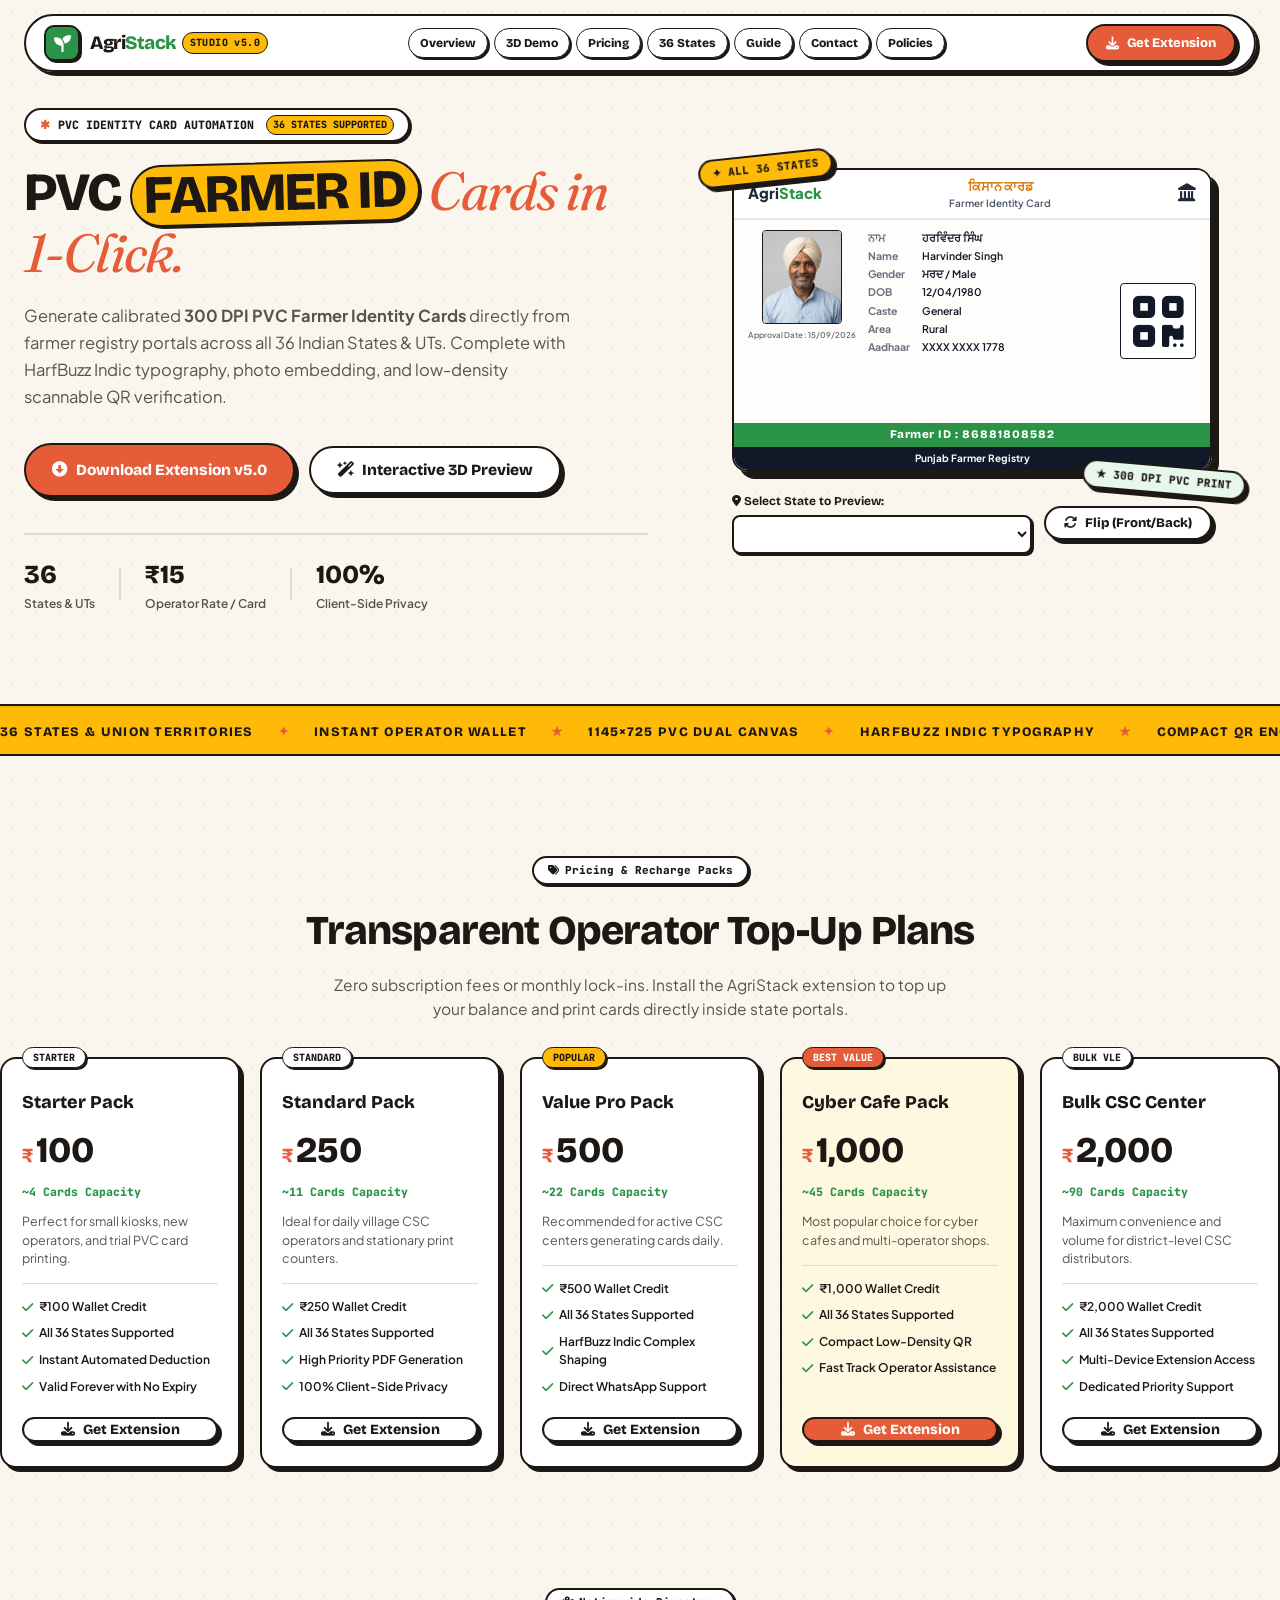
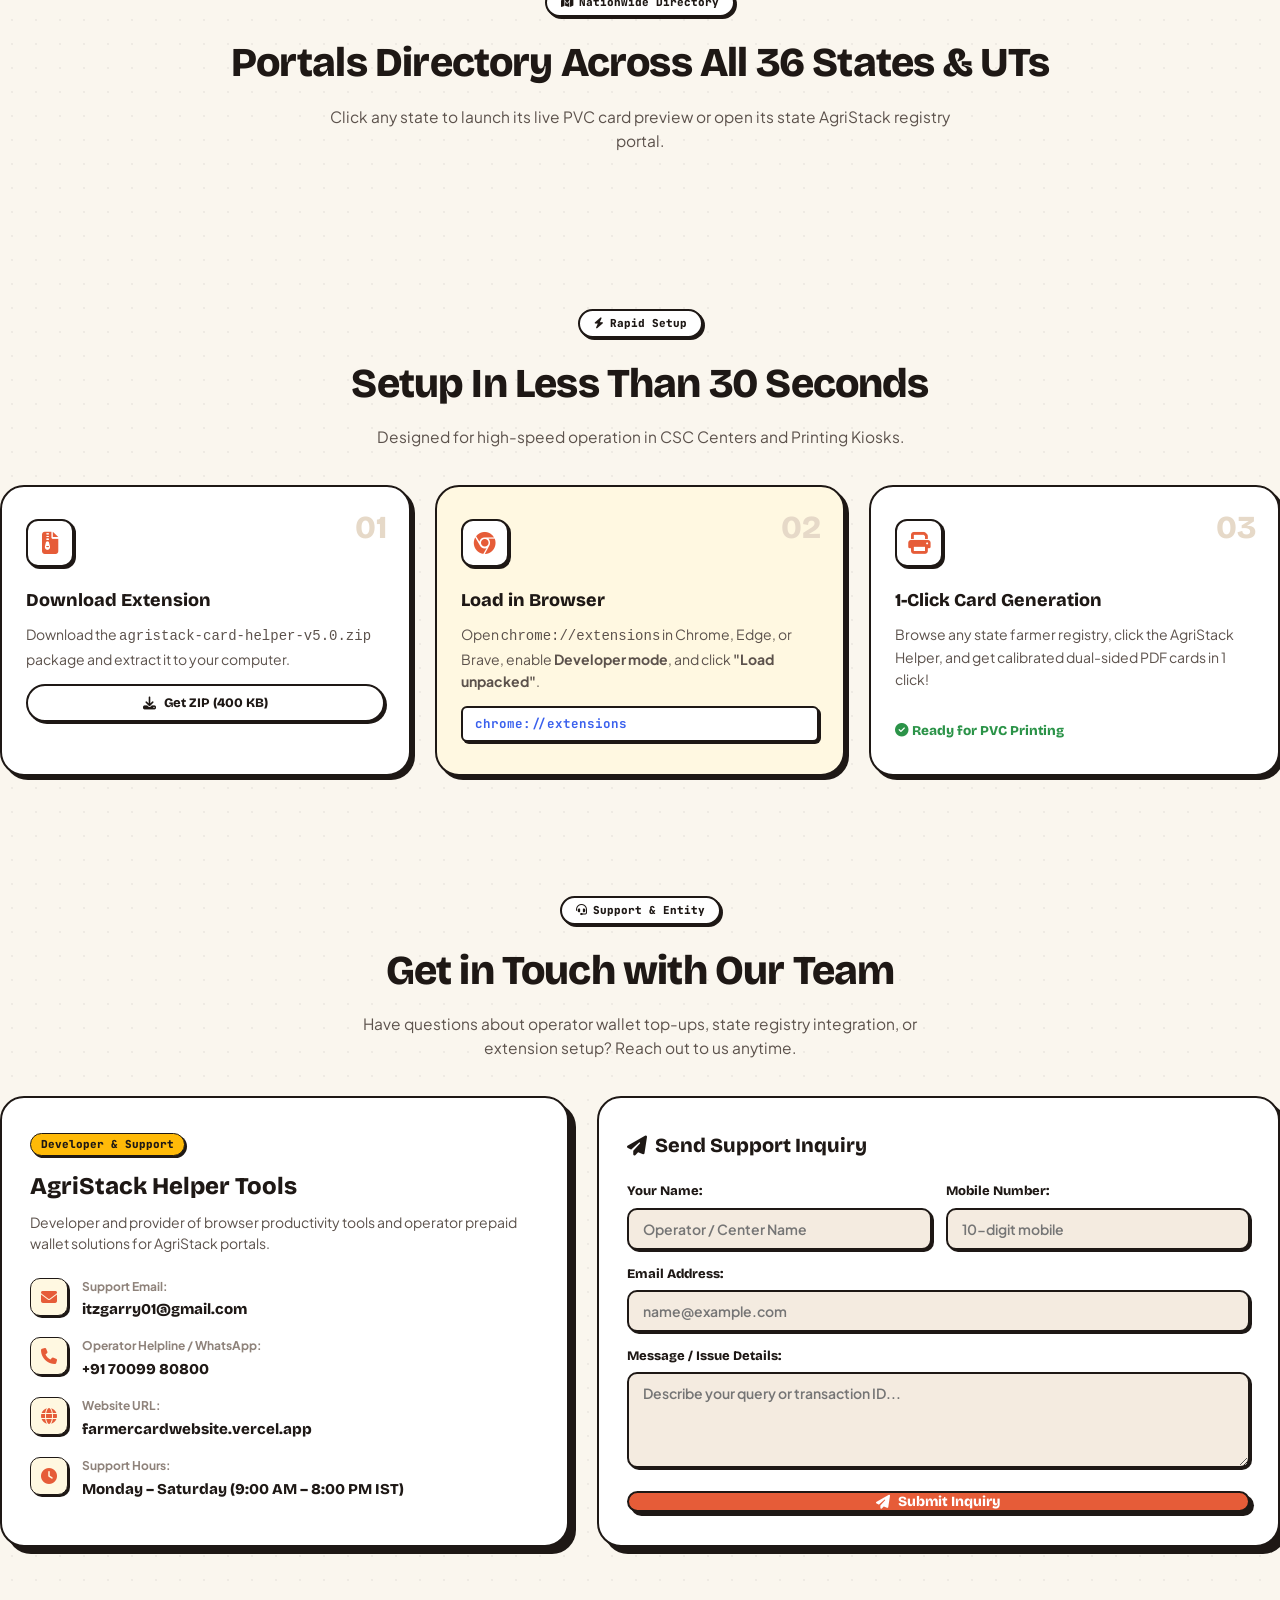
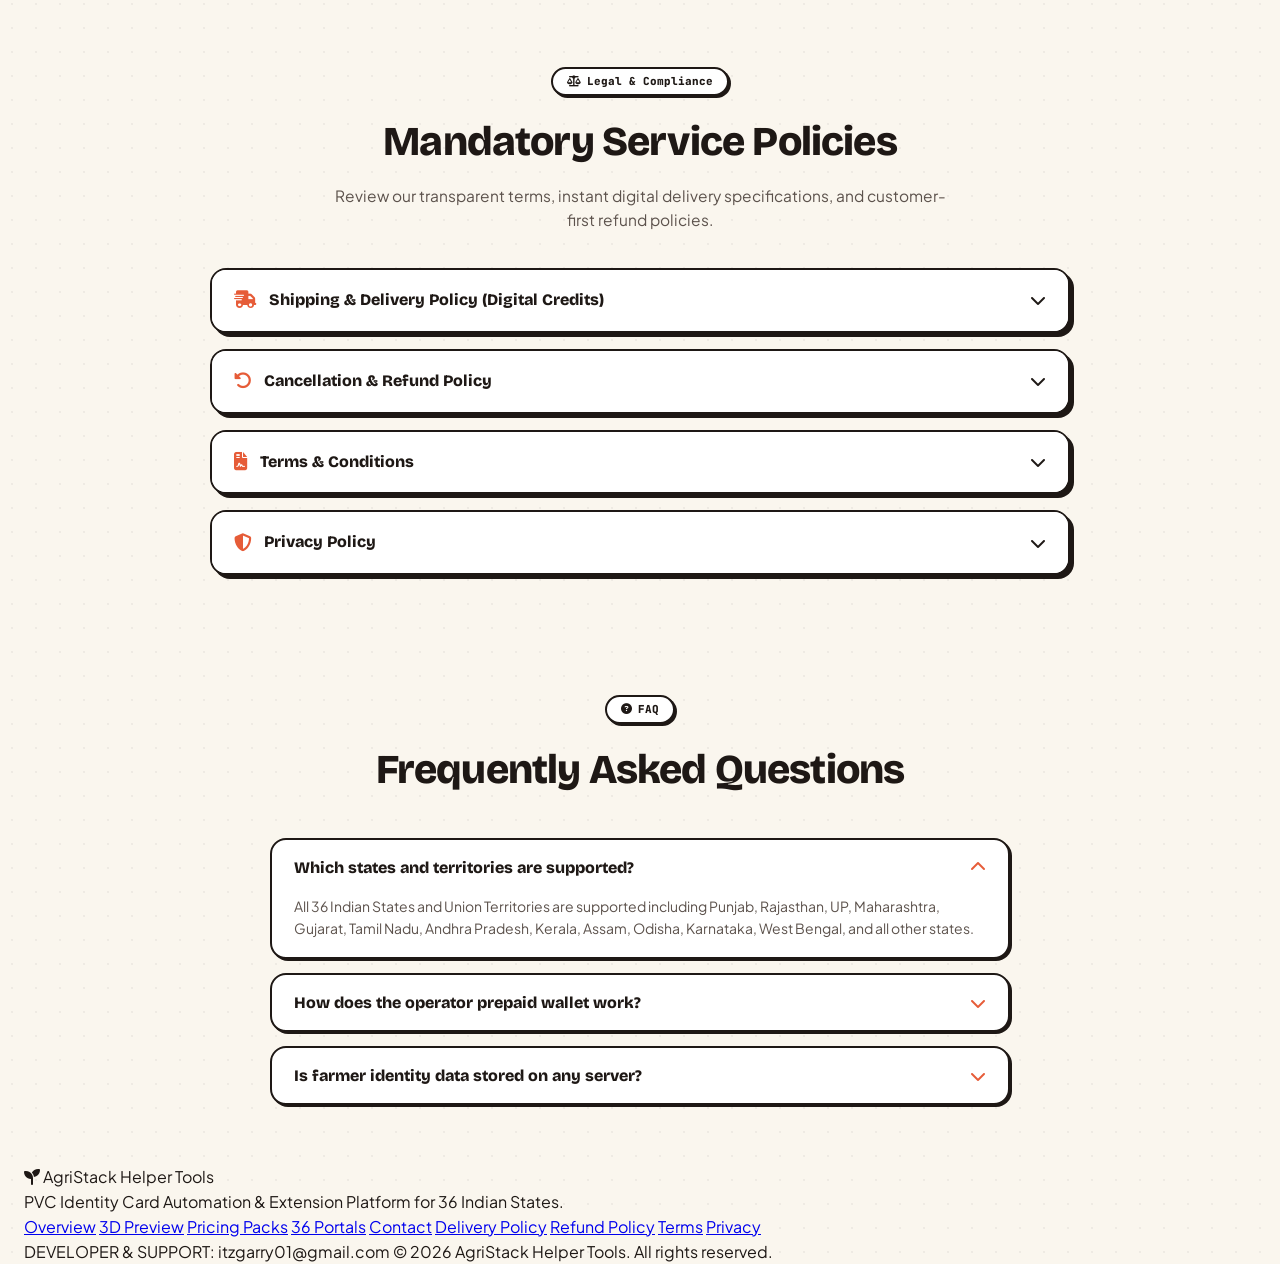
<file: index.html>
<!DOCTYPE html>
<html lang="en">
<head>
    <meta charset="UTF-8">
    <meta name="viewport" content="width=device-width, initial-scale=1.0">
    <title>AgriStack Farmer Card Helper | 36 States PVC Card Generator</title>
    <meta name="description" content="Generate high-resolution PVC Farmer Identity Cards across all 36 Indian States & UTs with our Chrome & Edge Extension and Prepaid Digital Wallet.">
    
    <!-- Google Fonts: Bricolage Grotesque, Fraunces, JetBrains Mono, Plus Jakarta Sans -->
    <link rel="preconnect" href="https://fonts.googleapis.com">
    <link rel="preconnect" href="https://fonts.gstatic.com" crossorigin>
    <link href="https://fonts.googleapis.com/css2?family=Bricolage+Grotesque:opsz,wght@12..96,600;12..96,700;12..96,800&family=Fraunces:ital,opsz,wght@0,9..144,400;0,9..144,700;1,9..144,400;1,9..144,700&family=JetBrains+Mono:wght@400;600;700;800&family=Plus+Jakarta+Sans:wght@400;500;600;700;800;900&display=swap" rel="stylesheet">
    
    <!-- FontAwesome 6.5.1 -->
    <link rel="stylesheet" href="https://cdnjs.cloudflare.com/ajax/libs/font-awesome/6.5.1/css/all.min.css">
    <!-- Razorpay Checkout SDK -->
    <script src="https://checkout.razorpay.com/v1/checkout.js"></script>
    <!-- Stylesheet -->
    <link rel="stylesheet" href="styles.css">
</head>
<body>
    <!-- Floating Navigation Dock (artist.garry studio theme) -->
    <header class="site-header">
        <div class="container">
            <nav class="nav-dock" id="navDock">
                <a href="#hero" class="nav-logo">
                    <div class="logo-icon-box">
                        <i class="fa-solid fa-seedling"></i>
                    </div>
                    <div class="logo-text-group">
                        <span class="brand-title">Agri<span>Stack</span></span>
                        <span class="logo-badge">STUDIO v5.0</span>
                    </div>
                </a>

                <!-- Centered Professional Navigation Buttons -->
                <ul class="nav-links" id="navMenu">
                    <li><a href="#hero" class="nav-btn">Overview</a></li>
                    <li><a href="#card-preview" class="nav-btn">3D Demo</a></li>
                    <li><a href="#products" class="nav-btn">Pricing</a></li>
                    <li><a href="#portals" class="nav-btn">36 States</a></li>
                    <li><a href="#install" class="nav-btn">Guide</a></li>
                    <li><a href="#contact" class="nav-btn">Contact</a></li>
                    <li><a href="#compliance" class="nav-btn">Policies</a></li>
                </ul>

                <div class="nav-actions">
                    <a href="agristack-card-helper-v5.0.zip" download class="btn btn-primary btn-sm">
                        <i class="fa-solid fa-download"></i>
                        <span>Get Extension</span>
                    </a>

                    <button class="mobile-toggle" id="mobileToggle" aria-label="Toggle Navigation">
                        <i class="fa-solid fa-bars"></i>
                    </button>
                </div>
            </nav>
        </div>
    </header>

    <main>
        <!-- Hero Section -->
        <section class="hero-section" id="hero">
            <div class="container">
                <div class="hero-grid">
                    <div class="hero-content">
                        <div class="hero-eyebrow">
                            <span class="eyebrow-star">✱</span>
                            <span>PVC IDENTITY CARD AUTOMATION</span>
                            <span class="pill-tag">36 STATES SUPPORTED</span>
                        </div>

                        <h1 class="hero-headline">
                            PVC <span class="highlight-pill">FARMER ID</span> <span class="serif-flair">Cards in 1-Click.</span>
                        </h1>

                        <p class="hero-description">
                            Generate calibrated <strong>300 DPI PVC Farmer Identity Cards</strong> directly from farmer registry portals across all 36 Indian States & UTs. Complete with HarfBuzz Indic typography, photo embedding, and low-density scannable QR verification.
                        </p>

                        <div class="hero-actions">
                            <a href="agristack-card-helper-v5.0.zip" download class="btn btn-primary btn-lg pulse-glow">
                                <i class="fa-solid fa-circle-down"></i>
                                <span>Download Extension v5.0</span>
                            </a>
                            <button class="btn btn-secondary btn-lg" onclick="scrollToSection('card-preview')">
                                <i class="fa-solid fa-wand-magic-sparkles"></i>
                                <span>Interactive 3D Preview</span>
                            </button>
                        </div>

                        <div class="hero-stats">
                            <div class="stat-item">
                                <div class="stat-number">36</div>
                                <div class="stat-label">States & UTs</div>
                            </div>
                            <div class="stat-divider"></div>
                            <div class="stat-item">
                                <div class="stat-number">₹15</div>
                                <div class="stat-label">Operator Rate / Card</div>
                            </div>
                            <div class="stat-divider"></div>
                            <div class="stat-item">
                                <div class="stat-number">100%</div>
                                <div class="stat-label">Client-Side Privacy</div>
                            </div>
                        </div>
                    </div>

                    <!-- 3D Interactive Card Showcase -->
                    <div class="hero-visual-card" id="card-preview">
                        <div class="cartoon-sticker sticker-pos-1">
                            <span>✦ ALL 36 STATES</span>
                        </div>

                        <div class="card-showcase-container">
                            <div class="card-3d-wrapper" id="card3D" onclick="toggleCardFlip()">
                                <!-- Front Card Canvas -->
                                <div class="farmer-card-canvas front-canvas" id="cardFrontPreview">
                                    <div class="card-header-row">
                                        <div class="card-logo-left">
                                            <span class="agri-logo-text">Agri<span class="stack-green">Stack</span></span>
                                        </div>
                                        <div class="card-center-header">
                                            <div class="regional-bharat" id="previewRegionalBharat">ਕਿਸਾਨ ਕਾਰਡ</div>
                                            <div class="english-govt">Farmer Identity Card</div>
                                        </div>
                                        <div class="card-emblem-right">
                                            <i class="fa-solid fa-landmark emblem-icon"></i>
                                        </div>
                                    </div>

                                    <div class="card-body-content">
                                        <div class="farmer-photo-box">
                                            <img src="icons/farmer_portrait.jpg" alt="Farmer Identity Portrait" class="farmer-avatar-img" id="previewPhoto">
                                            <div class="vertical-date" id="previewAppDate">Approval Date : 15/09/2026</div>
                                        </div>

                                        <div class="farmer-details-list">
                                            <div class="detail-row">
                                                <span class="detail-label" id="previewRegLabel">ਨਾਮ</span>
                                                <span class="detail-val bold" id="previewRegName">ਹਰਵਿੰਦਰ ਸਿੰਘ</span>
                                            </div>
                                            <div class="detail-row">
                                                <span class="detail-label">Name</span>
                                                <span class="detail-val" id="previewEngName">Harvinder Singh</span>
                                            </div>
                                            <div class="detail-row">
                                                <span class="detail-label">Gender</span>
                                                <span class="detail-val" id="previewGender">ਮਰਦ / Male</span>
                                            </div>
                                            <div class="detail-row">
                                                <span class="detail-label">DOB</span>
                                                <span class="detail-val">12/04/1980</span>
                                            </div>
                                            <div class="detail-row">
                                                <span class="detail-label">Caste</span>
                                                <span class="detail-val">General</span>
                                            </div>
                                            <div class="detail-row">
                                                <span class="detail-label">Area</span>
                                                <span class="detail-val">Rural</span>
                                            </div>
                                            <div class="detail-row">
                                                <span class="detail-label">Aadhaar</span>
                                                <span class="detail-val">XXXX XXXX 1778</span>
                                            </div>
                                        </div>

                                        <div class="qr-container">
                                            <div class="qr-box">
                                                <i class="fa-solid fa-qrcode qr-code-icon"></i>
                                            </div>
                                        </div>
                                    </div>

                                    <div class="farmer-id-banner">
                                        Farmer ID : <span class="fid-number" id="previewFid">86881808582</span>
                                    </div>

                                    <div class="card-footer-strip">
                                        <span class="footer-registry-title" id="previewFooterRegistry">Punjab Farmer Registry</span>
                                    </div>
                                </div>

                                <!-- Back Card Canvas -->
                                <div class="farmer-card-canvas back-canvas" id="cardBackPreview">
                                    <div class="card-header-row">
                                        <div class="card-logo-left">
                                            <span class="agri-logo-text">Agri<span class="stack-green">Stack</span></span>
                                        </div>
                                        <div class="card-center-header">
                                            <div class="regional-ministry" id="previewRegionalMinistry">ਖੇਤੀਬਾੜੀ ਅਤੇ ਕਿਸਾਨ ਭਲਾਈ ਮੰਤਰਾਲਾ</div>
                                            <div class="english-ministry">Ministry of Agri & Farmers Welfare</div>
                                        </div>
                                        <div class="card-emblem-right">
                                            <i class="fa-solid fa-landmark emblem-icon"></i>
                                        </div>
                                    </div>

                                    <div class="back-body-content">
                                        <div class="vertical-date-back">Download Date : 16/09/2026</div>
                                        <div class="address-box">
                                            <strong>Address:</strong>
                                            <span id="previewAddress">C/o Balveer Singh, 104, Shergarh (95), Talwandi Sabo, Bathinda, PUNJAB, 151301</span>
                                        </div>

                                        <div class="land-table-wrapper">
                                            <table class="preview-land-table">
                                                <thead>
                                                    <tr>
                                                        <th>Khata</th>
                                                        <th>Khasra</th>
                                                        <th>Area</th>
                                                    </tr>
                                                </thead>
                                                <tbody>
                                                    <tr><td>1</td><td>0//80/1/2</td><td>0.0505 Ha</td></tr>
                                                    <tr><td>1</td><td>0//80/1/1</td><td>0.0505 Ha</td></tr>
                                                    <tr><td>1</td><td>0//77/1</td><td>0.0986 Ha</td></tr>
                                                </tbody>
                                            </table>
                                        </div>
                                    </div>

                                    <div class="card-footer-back-strip">
                                        <div class="helpline-group">
                                            <i class="fa-solid fa-phone-volume"></i>
                                            <span id="previewHelpline">1800-180-1551</span>
                                        </div>
                                        <div class="website-group">
                                            <i class="fa-solid fa-globe"></i>
                                            <span id="previewPortalUrl">www.pbfr.agristack.gov.in</span>
                                        </div>
                                    </div>
                                </div>
                            </div>

                            <!-- Interactive Card Controls -->
                            <div class="showcase-controls">
                                <div class="state-select-wrapper">
                                    <label for="stateSelector"><i class="fa-solid fa-location-dot"></i> Select State to Preview:</label>
                                    <select id="stateSelector" class="state-dropdown" onchange="onStateChange(this.value)">
                                        <!-- Dynamically Populated with 36 States -->
                                    </select>
                                </div>
                                <button class="btn btn-secondary btn-sm" onclick="toggleCardFlip()">
                                    <i class="fa-solid fa-arrows-rotate"></i> Flip (Front/Back)
                                </button>
                            </div>
                        </div>

                        <div class="cartoon-sticker sticker-pos-2">
                            <span>★ 300 DPI PVC PRINT</span>
                        </div>
                    </div>
                </div>
            </div>
        </section>

        <!-- Velocity Marquee Ribbon -->
        <section class="marquee-container" aria-hidden="true">
            <div class="marquee-ribbon">
                <div class="marquee-content">
                    <span>36 STATES & UNION TERRITORIES</span>
                    <span class="marquee-star">✦</span>
                    <span>INSTANT OPERATOR WALLET</span>
                    <span class="marquee-star">★</span>
                    <span>1145×725 PVC DUAL CANVAS</span>
                    <span class="marquee-star">✦</span>
                    <span>HARFBUZZ INDIC TYPOGRAPHY</span>
                    <span class="marquee-star">★</span>
                    <span>COMPACT QR ENCODING</span>
                    <span class="marquee-star">✦</span>
                </div>
                <div class="marquee-content">
                    <span>36 STATES & UNION TERRITORIES</span>
                    <span class="marquee-star">✦</span>
                    <span>INSTANT OPERATOR WALLET</span>
                    <span class="marquee-star">★</span>
                    <span>1145×725 PVC DUAL CANVAS</span>
                    <span class="marquee-star">✦</span>
                    <span>HARFBUZZ INDIC TYPOGRAPHY</span>
                    <span class="marquee-star">★</span>
                    <span>COMPACT QR ENCODING</span>
                    <span class="marquee-star">✦</span>
                </div>
            </div>
        </section>

        <!-- Visible 5-Tier Pricing Packs Section (#products & #pricing) -->
        <section class="pricing-section container" id="products">
            <div class="section-header text-center">
                <div class="badge-tag"><i class="fa-solid fa-tags"></i> Pricing & Recharge Packs</div>
                <h2 class="section-title">Transparent Operator Top-Up Plans</h2>
                <p class="section-desc">Zero subscription fees or monthly lock-ins. Install the AgriStack extension to top up your balance and print cards directly inside state portals.</p>
            </div>

            <div class="pricing-grid">
                <!-- Tier 1: Starter Pack -->
                <div class="pricing-pack-card">
                    <div class="pack-badge">Starter</div>
                    <h3 class="pack-name">Starter Pack</h3>
                    <div class="pack-price">
                        <span class="currency">₹</span>
                        <span class="amount">100</span>
                    </div>
                    <div class="pack-estimate">~4 Cards Capacity</div>
                    <p class="pack-desc">Perfect for small kiosks, new operators, and trial PVC card printing.</p>
                    <ul class="pack-features">
                        <li><i class="fa-solid fa-check"></i> ₹100 Wallet Credit</li>
                        <li><i class="fa-solid fa-check"></i> All 36 States Supported</li>
                        <li><i class="fa-solid fa-check"></i> Instant Automated Deduction</li>
                        <li><i class="fa-solid fa-check"></i> Valid Forever with No Expiry</li>
                    </ul>
                    <a href="#install" class="btn btn-secondary btn-block">
                        <i class="fa-solid fa-download"></i> Get Extension
                    </a>
                </div>

                <!-- Tier 2: Standard Pack -->
                <div class="pricing-pack-card">
                    <div class="pack-badge">Standard</div>
                    <h3 class="pack-name">Standard Pack</h3>
                    <div class="pack-price">
                        <span class="currency">₹</span>
                        <span class="amount">250</span>
                    </div>
                    <div class="pack-estimate">~11 Cards Capacity</div>
                    <p class="pack-desc">Ideal for daily village CSC operators and stationary print counters.</p>
                    <ul class="pack-features">
                        <li><i class="fa-solid fa-check"></i> ₹250 Wallet Credit</li>
                        <li><i class="fa-solid fa-check"></i> All 36 States Supported</li>
                        <li><i class="fa-solid fa-check"></i> High Priority PDF Generation</li>
                        <li><i class="fa-solid fa-check"></i> 100% Client-Side Privacy</li>
                    </ul>
                    <a href="#install" class="btn btn-secondary btn-block">
                        <i class="fa-solid fa-download"></i> Get Extension
                    </a>
                </div>

                <!-- Tier 3: Value Pro Pack -->
                <div class="pricing-pack-card">
                    <div class="pack-badge popular">Popular</div>
                    <h3 class="pack-name">Value Pro Pack</h3>
                    <div class="pack-price">
                        <span class="currency">₹</span>
                        <span class="amount">500</span>
                    </div>
                    <div class="pack-estimate">~22 Cards Capacity</div>
                    <p class="pack-desc">Recommended for active CSC centers generating cards daily.</p>
                    <ul class="pack-features">
                        <li><i class="fa-solid fa-check"></i> ₹500 Wallet Credit</li>
                        <li><i class="fa-solid fa-check"></i> All 36 States Supported</li>
                        <li><i class="fa-solid fa-check"></i> HarfBuzz Indic Complex Shaping</li>
                        <li><i class="fa-solid fa-check"></i> Direct WhatsApp Support</li>
                    </ul>
                    <a href="#install" class="btn btn-secondary btn-block">
                        <i class="fa-solid fa-download"></i> Get Extension
                    </a>
                </div>

                <!-- Tier 4: Cyber Cafe Pack (Featured) -->
                <div class="pricing-pack-card featured">
                    <div class="pack-badge featured-badge">Best Value</div>
                    <h3 class="pack-name">Cyber Cafe Pack</h3>
                    <div class="pack-price">
                        <span class="currency">₹</span>
                        <span class="amount">1,000</span>
                    </div>
                    <div class="pack-estimate">~45 Cards Capacity</div>
                    <p class="pack-desc">Most popular choice for cyber cafes and multi-operator shops.</p>
                    <ul class="pack-features">
                        <li><i class="fa-solid fa-check"></i> ₹1,000 Wallet Credit</li>
                        <li><i class="fa-solid fa-check"></i> All 36 States Supported</li>
                        <li><i class="fa-solid fa-check"></i> Compact Low-Density QR</li>
                        <li><i class="fa-solid fa-check"></i> Fast Track Operator Assistance</li>
                    </ul>
                    <a href="#install" class="btn btn-primary btn-block">
                        <i class="fa-solid fa-download"></i> Get Extension
                    </a>
                </div>

                <!-- Tier 5: Bulk CSC Center -->
                <div class="pricing-pack-card">
                    <div class="pack-badge">Bulk VLE</div>
                    <h3 class="pack-name">Bulk CSC Center</h3>
                    <div class="pack-price">
                        <span class="currency">₹</span>
                        <span class="amount">2,000</span>
                    </div>
                    <div class="pack-estimate">~90 Cards Capacity</div>
                    <p class="pack-desc">Maximum convenience and volume for district-level CSC distributors.</p>
                    <ul class="pack-features">
                        <li><i class="fa-solid fa-check"></i> ₹2,000 Wallet Credit</li>
                        <li><i class="fa-solid fa-check"></i> All 36 States Supported</li>
                        <li><i class="fa-solid fa-check"></i> Multi-Device Extension Access</li>
                        <li><i class="fa-solid fa-check"></i> Dedicated Priority Support</li>
                    </ul>
                    <a href="#install" class="btn btn-secondary btn-block">
                        <i class="fa-solid fa-download"></i> Get Extension
                    </a>
                </div>
            </div>
        </section>

        <!-- 36 States AgriStack Portals Directory -->
        <section class="portals-section container" id="portals">
            <div class="section-header text-center">
                <div class="badge-tag"><i class="fa-solid fa-map-location-dot"></i> Nationwide Directory</div>
                <h2 class="section-title">Portals Directory Across All 36 States & UTs</h2>
                <p class="section-desc">Click any state to launch its live PVC card preview or open its state AgriStack registry portal.</p>
            </div>

            <div class="states-grid" id="statesGrid">
                <!-- Dynamically Populated by script.js -->
            </div>
        </section>

        <!-- 3-Step Setup Guide -->
        <section class="install-section container" id="install">
            <div class="section-header text-center">
                <div class="badge-tag"><i class="fa-solid fa-bolt"></i> Rapid Setup</div>
                <h2 class="section-title">Setup In Less Than 30 Seconds</h2>
                <p class="section-desc">Designed for high-speed operation in CSC Centers and Printing Kiosks.</p>
            </div>

            <div class="steps-grid">
                <div class="step-card">
                    <div class="step-number">01</div>
                    <div class="step-icon"><i class="fa-solid fa-file-zipper"></i></div>
                    <h3 class="step-title">Download Extension</h3>
                    <p class="step-desc">Download the <code>agristack-card-helper-v5.0.zip</code> package and extract it to your computer.</p>
                    <a href="agristack-card-helper-v5.0.zip" download class="btn btn-outline btn-sm mt-3">
                        <i class="fa-solid fa-download"></i> Get ZIP (400 KB)
                    </a>
                </div>

                <div class="step-card highlight">
                    <div class="step-number">02</div>
                    <div class="step-icon"><i class="fa-brands fa-chrome"></i></div>
                    <h3 class="step-title">Load in Browser</h3>
                    <p class="step-desc">Open <code>chrome://extensions</code> in Chrome, Edge, or Brave, enable <strong>Developer mode</strong>, and click <strong>"Load unpacked"</strong>.</p>
                    <div class="step-code">chrome://extensions</div>
                </div>

                <div class="step-card">
                    <div class="step-number">03</div>
                    <div class="step-icon"><i class="fa-solid fa-print"></i></div>
                    <h3 class="step-title">1-Click Card Generation</h3>
                    <p class="step-desc">Browse any state farmer registry, click the AgriStack Helper, and get calibrated dual-sided PDF cards in 1 click!</p>
                    <div class="step-badge-ready"><i class="fa-solid fa-circle-check"></i> Ready for PVC Printing</div>
                </div>
            </div>
        </section>

        <!-- Contact Us Section (#contact) -->
        <section class="contact-section container" id="contact">
            <div class="section-header text-center">
                <div class="badge-tag"><i class="fa-solid fa-headset"></i> Support & Entity</div>
                <h2 class="section-title">Get in Touch with Our Team</h2>
                <p class="section-desc">Have questions about operator wallet top-ups, state registry integration, or extension setup? Reach out to us anytime.</p>
            </div>

            <div class="contact-grid">
                <!-- Entity Info Card -->
                <div class="contact-info-card">
                    <div class="entity-badge">Developer & Support</div>
                    <h3 class="entity-title">AgriStack Helper Tools</h3>
                    <p class="entity-sub">Developer and provider of browser productivity tools and operator prepaid wallet solutions for AgriStack portals.</p>

                    <div class="contact-meta-list">
                        <div class="contact-meta-item">
                            <i class="fa-solid fa-envelope"></i>
                            <div>
                                <span class="meta-label">Support Email:</span>
                                <a href="mailto:itzgarry01@gmail.com" class="meta-val">itzgarry01@gmail.com</a>
                            </div>
                        </div>

                        <div class="contact-meta-item">
                            <i class="fa-solid fa-phone"></i>
                            <div>
                                <span class="meta-label">Operator Helpline / WhatsApp:</span>
                                <a href="https://wa.me/917009980800" target="_blank" class="meta-val">+91 70099 80800</a>
                            </div>
                        </div>

                        <div class="contact-meta-item">
                            <i class="fa-solid fa-globe"></i>
                            <div>
                                <span class="meta-label">Website URL:</span>
                                <span class="meta-val">farmercardwebsite.vercel.app</span>
                            </div>
                        </div>

                        <div class="contact-meta-item">
                            <i class="fa-solid fa-clock"></i>
                            <div>
                                <span class="meta-label">Support Hours:</span>
                                <span class="meta-val">Monday – Saturday (9:00 AM – 8:00 PM IST)</span>
                            </div>
                        </div>
                    </div>
                </div>

                <!-- Support Inquiry Form -->
                <div class="contact-form-card">
                    <h3 class="form-title"><i class="fa-solid fa-paper-plane"></i> Send Support Inquiry</h3>
                    <form id="contactForm" onsubmit="handleContactSubmit(event)">
                        <div class="form-row-2">
                            <div class="form-group">
                                <label for="contactName">Your Name:</label>
                                <input type="text" id="contactName" class="form-input" placeholder="Operator / Center Name" required>
                            </div>
                            <div class="form-group">
                                <label for="contactMobile">Mobile Number:</label>
                                <input type="tel" id="contactMobile" class="form-input" placeholder="10-digit mobile" required>
                            </div>
                        </div>

                        <div class="form-group">
                            <label for="contactEmail">Email Address:</label>
                            <input type="email" id="contactEmail" class="form-input" placeholder="name@example.com" required>
                        </div>

                        <div class="form-group">
                            <label for="contactMessage">Message / Issue Details:</label>
                            <textarea id="contactMessage" class="form-input" rows="4" placeholder="Describe your query or transaction ID..." required></textarea>
                        </div>

                        <button type="submit" class="btn btn-primary btn-block" id="btnSubmitContact">
                            <i class="fa-solid fa-paper-plane"></i> Submit Inquiry
                        </button>
                    </form>
                </div>
            </div>
        </section>

        <!-- Mandatory Compliance Policies Accordion (#compliance, #refund, #terms, #privacy) -->
        <section class="compliance-section container" id="compliance">
            <div class="section-header text-center">
                <div class="badge-tag"><i class="fa-solid fa-scale-balanced"></i> Legal & Compliance</div>
                <h2 class="section-title">Mandatory Service Policies</h2>
                <p class="section-desc">Review our transparent terms, instant digital delivery specifications, and customer-first refund policies.</p>
            </div>

            <div class="compliance-accordion-wrap">
                <!-- Policy 1: Shipping & Delivery -->
                <div class="policy-card" id="delivery">
                    <div class="policy-header" onclick="togglePolicy(this)">
                        <div class="policy-title">
                            <i class="fa-solid fa-truck-fast"></i>
                            <span>Shipping & Delivery Policy (Digital Credits)</span>
                        </div>
                        <i class="fa-solid fa-chevron-down policy-arrow"></i>
                    </div>
                    <div class="policy-body">
                        <p><strong>1. Instant Digital Delivery:</strong> AgriStack Card Generator Helper is a 100% digital software extension and prepaid wallet service. No physical items or cards are shipped via post or courier.</p>
                        <p><strong>2. Delivery Timelines:</strong> The browser extension package (.ZIP) is downloadable immediately upon clicking the download button. Prepaid wallet top-ups are credited to your mobile-linked account instantaneously upon bank confirmation.</p>
                        <p><strong>3. Support Confirmation:</strong> You will receive real-time balance updates in your dashboard ledger upon every successful top-up transaction.</p>
                    </div>
                </div>

                <!-- Policy 2: Refund & Cancellation -->
                <div class="policy-card" id="refund">
                    <div class="policy-header" onclick="togglePolicy(this)">
                        <div class="policy-title">
                            <i class="fa-solid fa-rotate-left"></i>
                            <span>Cancellation & Refund Policy</span>
                        </div>
                        <i class="fa-solid fa-chevron-down policy-arrow"></i>
                    </div>
                    <div class="policy-body">
                        <p><strong>1. Unused Balance Refunds:</strong> If you top up your prepaid operator wallet and choose not to use the service, you may request a full refund of your unspent wallet balance within 7 business days of the recharge date.</p>
                        <p><strong>2. Generated Cards:</strong> Fees deducted for successfully formatted and downloaded 300 DPI PDF cards (₹15 per card) are non-refundable once the file is generated and saved.</p>
                        <p><strong>3. How to Request a Refund:</strong> Email your registered mobile number and transaction ID to <strong>itzgarry01@gmail.com</strong> or message us on WhatsApp at <strong>+91 70099 80800</strong>. Refunds are credited to the source payment method within 3–5 working days.</p>
                    </div>
                </div>

                <!-- Policy 3: Terms & Conditions -->
                <div class="policy-card" id="terms">
                    <div class="policy-header" onclick="togglePolicy(this)">
                        <div class="policy-title">
                            <i class="fa-solid fa-file-contract"></i>
                            <span>Terms & Conditions</span>
                        </div>
                        <i class="fa-solid fa-chevron-down policy-arrow"></i>
                    </div>
                    <div class="policy-body">
                        <p><strong>1. Agreement to Terms:</strong> By downloading, installing, or recharging your wallet with AgriStack Card Helper, you agree to these Terms. If you disagree, do not use the extension.</p>
                        <p><strong>2. Nature of Productivity Tool:</strong> AgriStack Card Helper is an independent browser productivity tool designed to format publicly accessible, legally authorized farmer records from state registry portals into printable PVC layout cards.</p>
                        <p><strong>3. Transparent Operator Pricing:</strong> The extension is free to download. Usage is billed on a prepaid wallet model at a flat rate of ₹15 per generated PDF card across all 36 Indian States & UTs.</p>
                    </div>
                </div>

                <!-- Policy 4: Privacy Policy -->
                <div class="policy-card" id="privacy">
                    <div class="policy-header" onclick="togglePolicy(this)">
                        <div class="policy-title">
                            <i class="fa-solid fa-shield-halved"></i>
                            <span>Privacy Policy</span>
                        </div>
                        <i class="fa-solid fa-chevron-down policy-arrow"></i>
                    </div>
                    <div class="policy-body">
                        <p><strong>1. 100% Client-Side In-Browser Processing:</strong> All farmer data parsing, Indic HarfBuzz shaping, photograph embedding, and QR code generation execute strictly inside your local browser memory sandbox.</p>
                        <p><strong>2. Zero Server Storage of Citizen Data:</strong> No personal farmer details (names, Aadhaar numbers, land coordinates, or photo images) are ever sent to, processed by, or stored on our servers.</p>
                        <p><strong>3. Secure Transactions:</strong> Payments for wallet balance top-ups are processed through RBI-compliant, 256-bit SSL encrypted channels. We never store card numbers, UPI PINs, or banking passwords.</p>
                    </div>
                </div>
            </div>
        </section>

        <!-- FAQ Section -->
        <section class="faq-section container" id="faq">
            <div class="section-header text-center">
                <div class="badge-tag"><i class="fa-solid fa-circle-question"></i> FAQ</div>
                <h2 class="section-title">Frequently Asked Questions</h2>
            </div>

            <div class="faq-list">
                <div class="faq-item active">
                    <button class="faq-question" onclick="toggleFaq(this)">
                        <span>Which states and territories are supported?</span>
                        <i class="fa-solid fa-chevron-down"></i>
                    </button>
                    <div class="faq-answer">
                        All 36 Indian States and Union Territories are supported including Punjab, Rajasthan, UP, Maharashtra, Gujarat, Tamil Nadu, Andhra Pradesh, Kerala, Assam, Odisha, Karnataka, West Bengal, and all other states.
                    </div>
                </div>

                <div class="faq-item">
                    <button class="faq-question" onclick="toggleFaq(this)">
                        <span>How does the operator prepaid wallet work?</span>
                        <i class="fa-solid fa-chevron-down"></i>
                    </button>
                    <div class="faq-answer">
                        You maintain a prepaid balance linked to your 10-digit mobile number. When you generate a card from any state portal, ₹15 is automatically deducted from your balance. You can top up anytime via UPI or QR code.
                    </div>
                </div>

                <div class="faq-item">
                    <button class="faq-question" onclick="toggleFaq(this)">
                        <span>Is farmer identity data stored on any server?</span>
                        <i class="fa-solid fa-chevron-down"></i>
                    </button>
                    <div class="faq-answer">
                        No. All farmer data formatting, photo embedding, and QR rendering happen 100% inside your browser sandbox for strict data privacy and compliance.
                    </div>
                </div>
            </div>
        </section>
    </main>

    <!-- Studio Footer (artist.garry inspired) -->
    <footer class="site-footer">
        <div class="container">
            <div class="footer-dock">
                <div class="footer-brand">
                    <div class="footer-logo">
                        <i class="fa-solid fa-seedling"></i>
                        <span>AgriStack Helper Tools</span>
                    </div>
                    <p class="footer-sub">PVC Identity Card Automation & Extension Platform for 36 Indian States.</p>
                </div>

                <div class="footer-links-group">
                    <a href="#hero">Overview</a>
                    <a href="#card-preview">3D Preview</a>
                    <a href="#products">Pricing Packs</a>
                    <a href="#portals">36 Portals</a>
                    <a href="#contact">Contact</a>
                    <a href="#compliance">Delivery Policy</a>
                    <a href="#refund">Refund Policy</a>
                    <a href="#terms">Terms</a>
                    <a href="#privacy">Privacy</a>
                </div>

                <div class="footer-creator">
                    <span class="creator-badge">DEVELOPER & SUPPORT: itzgarry01@gmail.com</span>
                    <span class="copyright-text">© 2026 AgriStack Helper Tools. All rights reserved.</span>
                </div>
            </div>
        </div>
    </footer>

    <!-- Scripts -->
    <script src="script.js"></script>
</body>
</html>
</file>
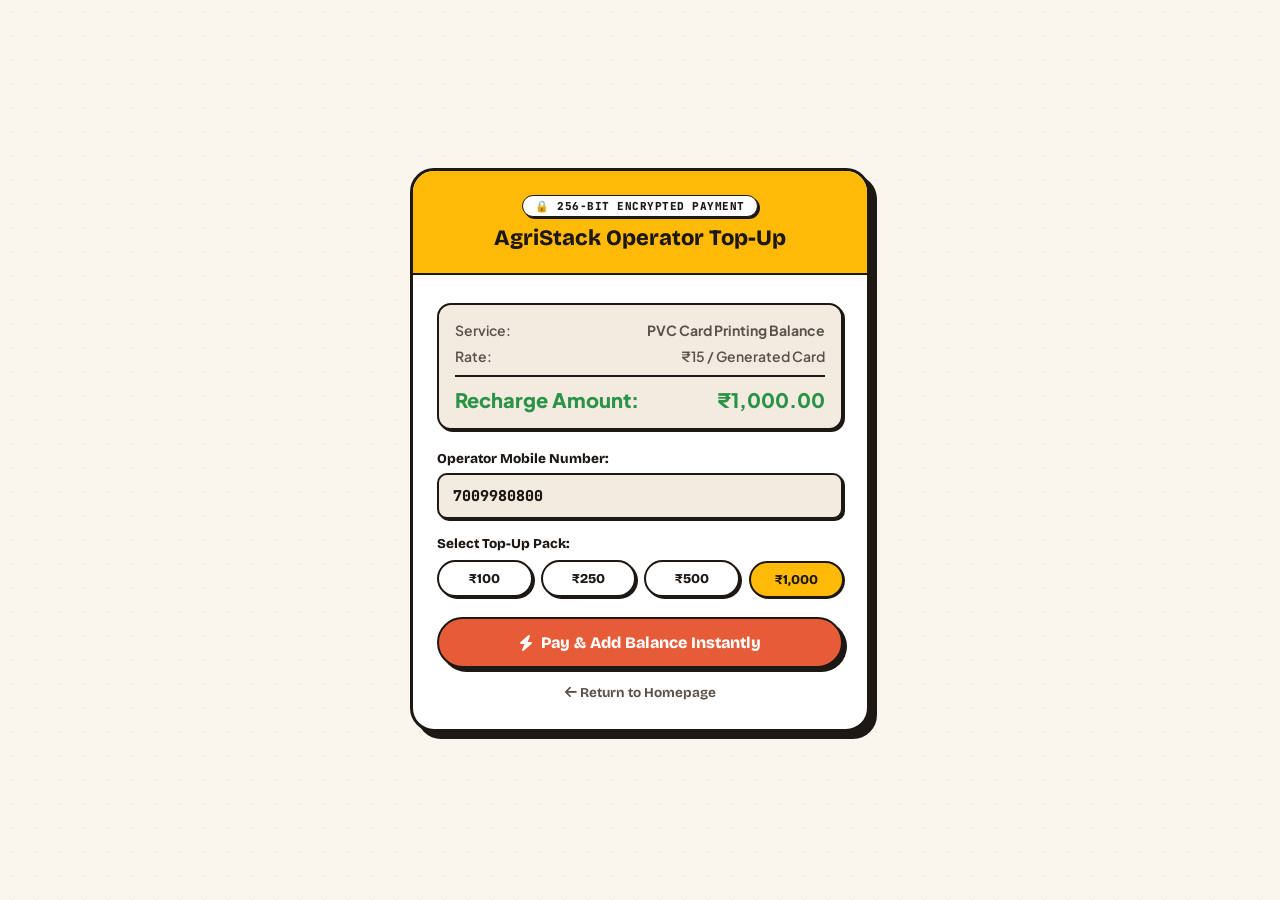
<file: checkout.html>
<!DOCTYPE html>
<html lang="en">
<head>
    <meta charset="UTF-8">
    <meta name="viewport" content="width=device-width, initial-scale=1.0">
    <title>AgriStack Operator Wallet Top-Up - Secure Payment</title>
    <!-- Razorpay Checkout SDK -->
    <script src="https://checkout.razorpay.com/v1/checkout.js"></script>
    <link href="https://fonts.googleapis.com/css2?family=Bricolage+Grotesque:opsz,wght@12..96,600;12..96,700;12..96,800&family=JetBrains+Mono:wght@600;700;800&family=Plus+Jakarta+Sans:wght@500;600;700;800&display=swap" rel="stylesheet">
    <link rel="stylesheet" href="https://cdnjs.cloudflare.com/ajax/libs/font-awesome/6.5.1/css/all.min.css">
    <style>
        :root {
            --bg-canvas: #FAF6EE;
            --bg-canvas-subtle: #F4EBE0;
            --bg-card: #FFFFFF;
            --text-main: #1E1815;
            --text-secondary: #5C524C;
            --accent-orange: #E65C38;
            --accent-yellow: #FFBA08;
            --accent-green: #2B9348;
            --border-dark: #1E1815;
            --shadow-hard: 4px 4px 0px #1E1815;
            --shadow-hard-lg: 7px 7px 0px #1E1815;
        }

        * { box-sizing: border-box; margin: 0; padding: 0; font-family: 'Plus Jakarta Sans', system-ui, sans-serif; }

        body {
            background-color: var(--bg-canvas);
            color: var(--text-main);
            min-height: 100vh;
            display: flex;
            align-items: center;
            justify-content: center;
            padding: 20px;
            background-image: radial-gradient(rgba(30, 24, 21, 0.05) 1px, transparent 1px);
            background-size: 24px 24px;
        }

        .checkout-card {
            background: var(--bg-card);
            border: 3px solid var(--border-dark);
            border-radius: 24px;
            width: 100%;
            max-width: 460px;
            box-shadow: var(--shadow-hard-lg);
            overflow: hidden;
            animation: fadeIn 0.3s ease-out;
        }

        @keyframes fadeIn {
            from { opacity: 0; transform: translateY(10px); }
            to { opacity: 1; transform: translateY(0); }
        }

        .checkout-header {
            background: var(--accent-yellow);
            border-bottom: 2.5px solid var(--border-dark);
            color: var(--text-main);
            padding: 22px 20px;
            text-align: center;
        }

        .checkout-header .badge-tag {
            display: inline-block;
            background: #FFF;
            border: 1.5px solid var(--border-dark);
            font-family: 'JetBrains Mono', monospace;
            font-size: 11px;
            font-weight: 800;
            text-transform: uppercase;
            letter-spacing: 0.5px;
            padding: 3px 12px;
            border-radius: 9999px;
            margin-bottom: 8px;
            box-shadow: 2px 2px 0px #1E1815;
        }

        .checkout-header h2 {
            font-family: 'Bricolage Grotesque', sans-serif;
            font-size: 22px;
            font-weight: 800;
        }

        .checkout-body {
            padding: 28px 24px;
        }

        .order-summary {
            background: var(--bg-canvas-subtle);
            border: 2px solid var(--border-dark);
            border-radius: 14px;
            padding: 16px;
            margin-bottom: 20px;
            box-shadow: 2px 2px 0px #1E1815;
        }

        .summary-row {
            display: flex;
            justify-content: space-between;
            align-items: center;
            font-size: 14px;
            color: var(--text-secondary);
            margin-bottom: 8px;
            font-weight: 600;
        }

        .summary-row.total {
            border-top: 2px solid var(--border-dark);
            padding-top: 10px;
            margin-top: 10px;
            margin-bottom: 0;
            font-family: 'Bricolage Grotesque', sans-serif;
            font-size: 20px;
            font-weight: 800;
            color: var(--accent-green);
        }

        .form-group {
            margin-bottom: 16px;
        }

        .form-group label {
            display: block;
            font-family: 'Bricolage Grotesque', sans-serif;
            font-size: 13.5px;
            font-weight: 800;
            color: var(--text-main);
            margin-bottom: 6px;
        }

        .form-input {
            width: 100%;
            background: var(--bg-canvas-subtle);
            border: 2px solid var(--border-dark);
            border-radius: 10px;
            color: var(--text-main);
            padding: 11px 14px;
            font-family: 'JetBrains Mono', monospace;
            font-size: 15px;
            font-weight: 800;
            outline: none;
            box-shadow: 2px 2px 0px #1E1815;
        }

        .amount-chips {
            display: flex;
            gap: 8px;
            margin-top: 8px;
        }

        .chip {
            flex: 1;
            background: #FFF;
            border: 2px solid var(--border-dark);
            color: var(--text-main);
            padding: 8px 4px;
            border-radius: 9999px;
            font-family: 'Bricolage Grotesque', sans-serif;
            font-size: 13.5px;
            font-weight: 800;
            cursor: pointer;
            text-align: center;
            box-shadow: 2px 2px 0px #1E1815;
            transition: all 0.15s;
        }

        .chip:hover, .chip.active {
            background: var(--accent-yellow);
            transform: translate(1px, 1px);
            box-shadow: 1px 1px 0px #1E1815;
        }

        .btn-pay {
            width: 100%;
            background: var(--accent-orange);
            color: #FFFFFF;
            border: 2.5px solid var(--border-dark);
            border-radius: 9999px;
            padding: 14px;
            font-family: 'Bricolage Grotesque', sans-serif;
            font-size: 16px;
            font-weight: 800;
            cursor: pointer;
            box-shadow: var(--shadow-hard);
            display: flex;
            align-items: center;
            justify-content: center;
            gap: 8px;
            transition: all 0.15s;
            margin-top: 20px;
        }

        .btn-pay:hover {
            transform: translate(2px, 2px);
            box-shadow: 1px 1px 0px #1E1815;
        }

        .back-link {
            display: block;
            text-align: center;
            margin-top: 16px;
            color: var(--text-secondary);
            text-decoration: none;
            font-family: 'Bricolage Grotesque', sans-serif;
            font-size: 13.5px;
            font-weight: 700;
        }

        .back-link:hover {
            color: var(--accent-orange);
        }
    </style>
</head>
<body>
    <div class="checkout-card">
        <div class="checkout-header">
            <div class="badge-tag">🔒 256-Bit Encrypted Payment</div>
            <h2>AgriStack Operator Top-Up</h2>
        </div>

        <div class="checkout-body">
            <div class="order-summary">
                <div class="summary-row">
                    <span>Service:</span>
                    <strong>PVC Card Printing Balance</strong>
                </div>
                <div class="summary-row">
                    <span>Rate:</span>
                    <span>₹15 / Generated Card</span>
                </div>
                <div class="summary-row total">
                    <span>Recharge Amount:</span>
                    <span id="displayTotal">₹1,000.00</span>
                </div>
            </div>

            <div class="form-group">
                <label>Operator Mobile Number:</label>
                <input type="tel" id="mobileInput" class="form-input" value="7009980800" maxlength="10" placeholder="10-digit mobile">
            </div>

            <div class="form-group">
                <label>Select Top-Up Pack:</label>
                <div class="amount-chips">
                    <button class="chip" onclick="setRechargeAmount(100)">₹100</button>
                    <button class="chip" onclick="setRechargeAmount(250)">₹250</button>
                    <button class="chip" onclick="setRechargeAmount(500)">₹500</button>
                    <button class="chip active" onclick="setRechargeAmount(1000)">₹1,000</button>
                </div>
            </div>

            <button class="btn-pay" id="btnPay" onclick="handlePayment()">
                <i class="fa-solid fa-bolt"></i> Pay & Add Balance Instantly
            </button>

            <a href="index.html" class="back-link">
                <i class="fa-solid fa-arrow-left"></i> Return to Homepage
            </a>
        </div>
    </div>

    <script>
        let selectedAmount = 1000;

        const urlParams = new URLSearchParams(window.location.search);
        if (urlParams.get('amount')) {
            const amt = parseInt(urlParams.get('amount'), 10);
            if (!isNaN(amt) && amt > 0) {
                setRechargeAmount(amt);
            }
        }

        function setRechargeAmount(amt) {
            selectedAmount = amt;
            document.getElementById('displayTotal').textContent = `₹${amt.toLocaleString('en-IN', { minimumFractionDigits: 2 })}`;
            
            document.querySelectorAll('.amount-chips .chip').forEach(chip => {
                chip.classList.remove('active');
                if (chip.textContent.includes(amt)) {
                    chip.classList.add('active');
                }
            });
        }

        const WALLET_API_BASE = 'https://farmer-wallet-extension.onrender.com';
        const storedMobile = localStorage.getItem('agristack_operator_mobile') || '';
        if (storedMobile) {
            const mInput = document.getElementById('mobileInput');
            if (mInput) mInput.value = storedMobile;
        }

        async function handlePayment() {
            const mobile = document.getElementById('mobileInput').value.replace(/\D/g, '').trim();
            if (!mobile || mobile.length !== 10) {
                alert('Please enter a valid 10-digit mobile number.');
                return;
            }

            const btn = document.getElementById('btnPay');
            btn.disabled = true;
            btn.innerHTML = '<i class="fa-solid fa-spinner fa-spin"></i> Processing Secure Payment...';

            try {
                const res = await fetch(`${WALLET_API_BASE}/api/wallet/recharge`, {
                    method: 'POST',
                    headers: { 'Content-Type': 'application/json' },
                    body: JSON.stringify({
                        wallet_id: mobile,
                        amount: selectedAmount,
                        customer_phone: mobile
                    })
                });

                const data = await res.json();
                if (res.ok && data.status === 'success') {
                    const checkoutUrl = data.full_checkout_url || `${WALLET_API_BASE}${data.checkout_url}`;
                    localStorage.setItem('agristack_operator_mobile', mobile);
                    window.location.href = checkoutUrl;
                } else {
                    alert(`Gateway Error: ${data.error || 'Could not initiate checkout'}`);
                    btn.disabled = false;
                    btn.innerHTML = '<i class="fa-solid fa-bolt"></i> Pay & Add Balance Instantly';
                }
            } catch (err) {
                console.error('Payment error:', err);
                alert('Could not connect to payment gateway. Please check your internet connection.');
                btn.disabled = false;
                btn.innerHTML = '<i class="fa-solid fa-bolt"></i> Pay & Add Balance Instantly';
            }
        }
    </script>
</body>
</html>
</file>
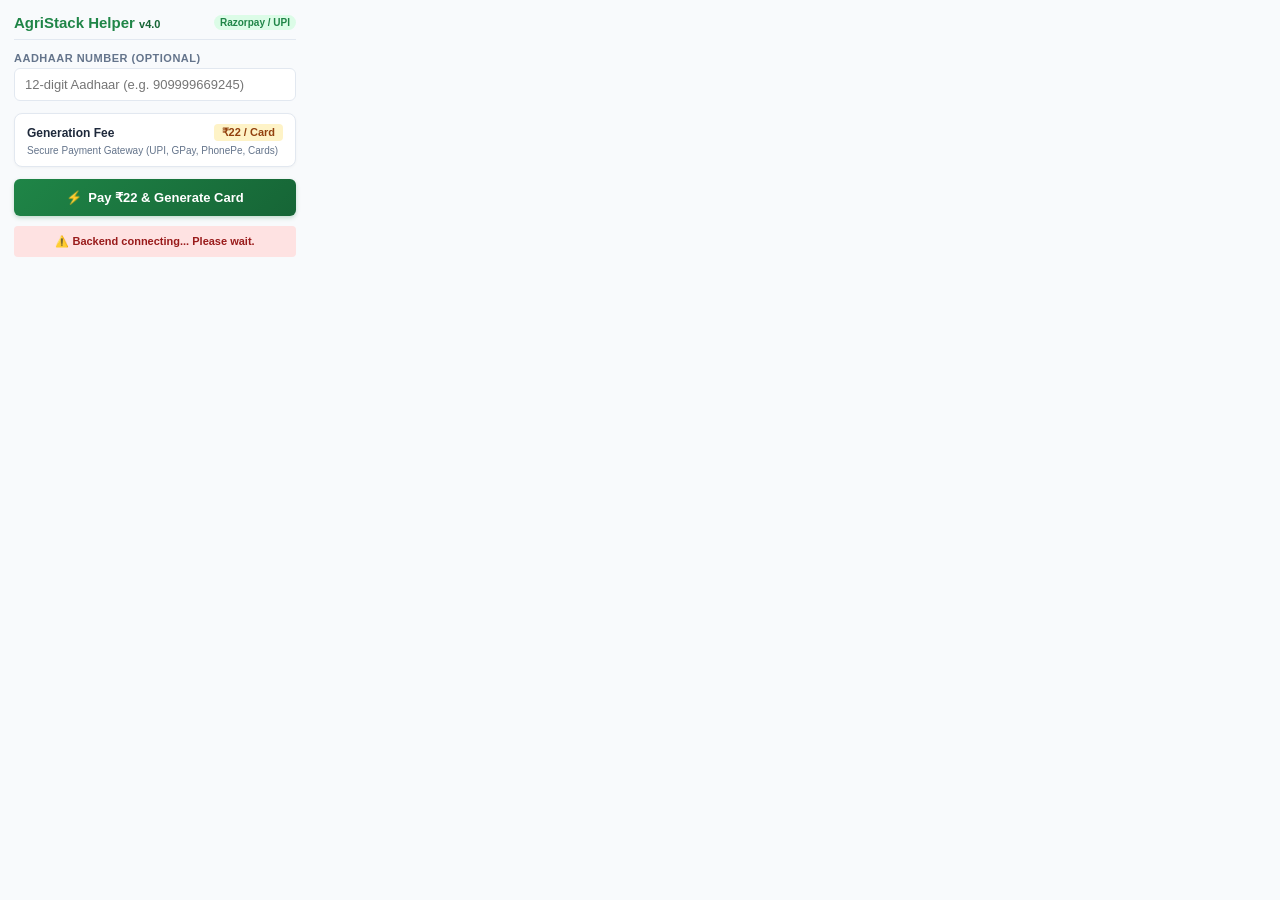
<file: extension/popup.html>
<!DOCTYPE html>
<html lang="en">
<head>
    <meta charset="UTF-8">
    <meta name="viewport" content="width=device-width, initial-scale=1.0">
    <title>AgriStack Card Helper v4.0</title>
    <style>
        :root {
            --primary: #1F8547;
            --primary-hover: #166536;
            --bg: #F8FAFC;
            --card-bg: #FFFFFF;
            --text-main: #1E293B;
            --text-sub: #64748B;
            --border: #E2E8F0;
            --accent: #F1F5F9;
        }

        body {
            width: 310px;
            font-family: -apple-system, BlinkMacSystemFont, "Segoe UI", Roboto, Helvetica, Arial, sans-serif;
            background-color: var(--bg);
            color: var(--text-main);
            margin: 0;
            padding: 14px;
            box-sizing: border-box;
            user-select: none;
        }

        .header {
            display: flex;
            align-items: center;
            justify-content: space-between;
            margin-bottom: 12px;
            padding-bottom: 8px;
            border-bottom: 1px solid var(--border);
        }

        .header-title h3 {
            margin: 0;
            font-size: 15px;
            color: var(--primary);
            font-weight: 700;
        }

        .badge {
            background: #DCFCE7;
            color: var(--primary);
            font-size: 10px;
            font-weight: 700;
            padding: 2px 6px;
            border-radius: 9999px;
        }

        .form-group {
            margin-bottom: 12px;
        }

        label {
            display: block;
            font-size: 11px;
            font-weight: 600;
            color: var(--text-sub);
            margin-bottom: 4px;
            text-transform: uppercase;
            letter-spacing: 0.5px;
        }

        input {
            width: 100%;
            padding: 8px 10px;
            box-sizing: border-box;
            border: 1px solid var(--border);
            border-radius: 6px;
            font-size: 13px;
            background: #FFFFFF;
            transition: all 0.2s;
        }

        input:focus {
            outline: none;
            border-color: var(--primary);
            box-shadow: 0 0 0 2px rgba(31, 133, 71, 0.15);
        }

        .info-card {
            background: var(--card-bg);
            border: 1px solid var(--border);
            border-radius: 8px;
            padding: 10px 12px;
            margin-bottom: 12px;
            box-shadow: 0 1px 3px rgba(0,0,0,0.04);
        }

        .info-row {
            display: flex;
            justify-content: space-between;
            align-items: center;
            font-size: 12px;
        }

        .price-badge {
            background: #FEF3C7;
            color: #92400E;
            font-size: 11px;
            font-weight: 700;
            padding: 2px 8px;
            border-radius: 4px;
        }

        .btn-pay {
            width: 100%;
            background: linear-gradient(135deg, #1F8547 0%, #166536 100%);
            color: #FFFFFF;
            padding: 11px;
            border: none;
            border-radius: 6px;
            cursor: pointer;
            font-size: 13px;
            font-weight: 700;
            display: flex;
            align-items: center;
            justify-content: center;
            gap: 6px;
            transition: all 0.2s;
            box-shadow: 0 2px 4px rgba(31, 133, 71, 0.25);
        }

        .btn-pay:hover {
            opacity: 0.95;
            transform: translateY(-1px);
        }

        button:disabled {
            background: #94A3B8 !important;
            color: #FFFFFF !important;
            cursor: not-allowed !important;
            transform: none !important;
            box-shadow: none !important;
        }

        #status {
            margin-top: 10px;
            font-size: 11px;
            line-height: 1.4;
            color: var(--text-sub);
            text-align: center;
            padding: 8px;
            border-radius: 4px;
            background: var(--accent);
        }

        .status-success {
            color: #166536 !important;
            background: #DCFCE7 !important;
            font-weight: 600;
        }

        .status-error {
            color: #991B1B !important;
            background: #FEE2E2 !important;
            font-weight: 600;
        }
    </style>
</head>
<body>
    <div class="header">
        <div class="header-title">
            <h3>AgriStack Helper <span style="font-size:11px; color:#166536;">v4.0</span></h3>
        </div>
        <span class="badge">Razorpay / UPI</span>
    </div>

    <div class="form-group">
        <label for="aadhaar">Aadhaar Number (Optional)</label>
        <input type="text" id="aadhaar" placeholder="12-digit Aadhaar (e.g. 909999669245)" maxlength="12">
    </div>

    <div class="info-card">
        <div class="info-row">
            <span style="font-weight:600;">Generation Fee</span>
            <span class="price-badge">₹22 / Card</span>
        </div>
        <div style="font-size:10px; color:#64748B; margin-top:4px;">
            Secure Payment Gateway (UPI, GPay, PhonePe, Cards)
        </div>
    </div>

    <button id="payBtn" class="btn-pay">
        <span>⚡</span> Pay ₹22 & Generate Card
    </button>

    <div id="status">Make sure you are on the verified registry details page.</div>

    <script src="popup.js"></script>
</body>
</html>
</file>
<file: styles.css>
/* ==========================================================================
   AgriStack Farmer Card & Digital Wallet Hub - Stylesheet v5.0
   Design System & Color Palette from artist.garry Studio
   Warm Creamy Tactile DNA • 2px Solid Borders • Hard Shadows • Bricolage Typography
   ========================================================================== */

@import url('https://fonts.googleapis.com/css2?family=Bricolage+Grotesque:opsz,wght@12..96,600;12..96,700;12..96,800&family=Fraunces:ital,opsz,wght@0,9..144,400;0,9..144,700;1,9..144,400;1,9..144,700&family=JetBrains+Mono:wght@400;600;700;800&family=Plus+Jakarta+Sans:wght@400;500;600;700;800&display=swap');

:root {
  /* Warm Creamy Luxury Palette from artist.garry */
  --bg-canvas: #FAF6EE;
  --bg-canvas-subtle: #F4EBE0;
  --bg-canvas-tint: #EFE4D4;
  --bg-canvas-warm: #FFFBF5;
  --bg-card: #FFFFFF;
  --bg-card-dark: #1E1815;

  /* Typography Colors */
  --text-main: #1E1815;
  --text-secondary: #5C524C;
  --text-muted: #8E827A;
  --text-light: #FAF6EE;

  /* Playful Studio Accents */
  --accent-orange: #E65C38;
  --accent-orange-light: #FFEDE8;
  --accent-yellow: #FFBA08;
  --accent-yellow-light: #FFF8E1;
  --accent-blue: #3A60ED;
  --accent-blue-light: #EBF0FF;
  --accent-green: #2B9348;
  --accent-green-light: #E8F7EC;
  --accent-purple: #8338EC;
  --accent-purple-light: #F3E8FF;

  /* Solid Borders & Tactile Hard Shadows */
  --border-dark: #1E1815;
  --border-subtle: #E6D9C8;
  --border-medium: #D4C3AE;

  --shadow-hard-sm: 2px 2px 0px #1E1815;
  --shadow-hard: 4px 4px 0px #1E1815;
  --shadow-hard-lg: 7px 7px 0px #1E1815;
  --shadow-hard-hover: 1px 1px 0px #1E1815;

  /* Typography */
  --font-display: 'Bricolage Grotesque', sans-serif;
  --font-body: 'Plus Jakarta Sans', sans-serif;
  --font-serif: 'Fraunces', serif;
  --font-mono: 'JetBrains Mono', monospace;

  /* Dimensions */
  --card-width: 480px;
  --card-height: 304px;
  
  --radius-sm: 8px;
  --radius-md: 16px;
  --radius-lg: 24px;
  --radius-pill: 9999px;

  /* Easing */
  --ease-bouncy: cubic-bezier(0.34, 1.56, 0.64, 1);
  --ease-smooth: cubic-bezier(0.25, 0.1, 0.25, 1);
}

*, *::before, *::after {
  box-sizing: border-box;
  margin: 0;
  padding: 0;
}

html {
  background-color: var(--bg-canvas);
  color: var(--text-main);
  font-family: var(--font-body);
  -webkit-font-smoothing: antialiased;
  -moz-osx-font-smoothing: grayscale;
  scroll-behavior: smooth;
  font-size: 16px;
}

body {
  position: relative;
  background-color: var(--bg-canvas);
  color: var(--text-main);
  min-height: 100vh;
  overflow-x: hidden;
  line-height: 1.55;
  background-image: radial-gradient(rgba(30, 24, 21, 0.05) 1px, transparent 1px);
  background-size: 24px 24px;
}

/* Scroll clearance */
section, [id] {
  scroll-margin-top: 100px;
}

::selection {
  background: var(--accent-yellow);
  color: var(--text-main);
}

.container {
  width: 100%;
  max-width: 1280px;
  margin: 0 auto;
  padding: 0 24px;
  position: relative;
  z-index: 1;
}

/* ==========================================================================
   Navigation Dock (artist.garry theme) with Center-Aligned Buttons
   ========================================================================== */
.site-header {
  position: sticky;
  top: 14px;
  z-index: 1000;
  width: 100%;
  margin-bottom: 20px;
}

.nav-dock {
  display: flex;
  justify-content: space-between;
  align-items: center;
  background: rgba(255, 255, 255, 0.96);
  backdrop-filter: blur(16px);
  -webkit-backdrop-filter: blur(16px);
  border: 2.5px solid var(--border-dark);
  border-radius: var(--radius-pill);
  padding: 8px 18px;
  box-shadow: var(--shadow-hard);
  transition: transform 0.2s var(--ease-bouncy), box-shadow 0.2s ease;
  gap: 12px;
}

.nav-dock:hover {
  box-shadow: var(--shadow-hard-lg);
}

.nav-logo {
  display: flex;
  align-items: center;
  gap: 10px;
  text-decoration: none;
  color: var(--text-main);
  font-family: var(--font-display);
  font-weight: 800;
  font-size: 19px;
  letter-spacing: -0.02em;
  flex-shrink: 0;
}

.logo-icon-box {
  width: 36px;
  height: 36px;
  background: var(--accent-green);
  border: 2px solid var(--border-dark);
  border-radius: 10px;
  display: flex;
  align-items: center;
  justify-content: center;
  color: #FFF;
  font-size: 17px;
  box-shadow: var(--shadow-hard-sm);
}

.logo-text-group {
  display: flex;
  align-items: center;
  gap: 6px;
}

.brand-title {
  font-size: 19px;
  font-weight: 800;
  letter-spacing: -0.5px;
}
.brand-title span {
  color: var(--accent-green);
}

.logo-badge {
  background: var(--accent-yellow);
  color: var(--text-main);
  font-family: var(--font-mono);
  font-size: 10px;
  font-weight: 800;
  padding: 2px 7px;
  border: 1.5px solid var(--border-dark);
  border-radius: var(--radius-pill);
  letter-spacing: 0.04em;
}

/* Center-Aligned Tactile Nav Buttons */
.nav-links {
  display: flex;
  align-items: center;
  justify-content: center;
  gap: 6px;
  list-style: none;
  flex-wrap: nowrap;
}

.nav-btn {
  display: inline-flex;
  align-items: center;
  justify-content: center;
  text-align: center;
  color: var(--text-main);
  text-decoration: none;
  font-family: var(--font-display);
  font-size: 12px;
  font-weight: 800;
  background: #FFFFFF;
  border: 1.5px solid var(--border-dark);
  border-radius: var(--radius-pill);
  padding: 5px 11px;
  box-shadow: 2px 2px 0px #1E1815;
  transition: transform 0.15s var(--ease-bouncy), box-shadow 0.15s ease, background 0.15s ease;
  white-space: nowrap;
}

.nav-btn:hover, .nav-btn.active {
  background: var(--accent-yellow);
  color: var(--text-main);
  transform: translate(1px, 1px);
  box-shadow: 1px 1px 0px #1E1815;
}

.nav-actions {
  display: flex;
  align-items: center;
  gap: 10px;
  flex-shrink: 0;
}

.status-pill {
  display: flex;
  align-items: center;
  gap: 6px;
  background: var(--accent-green-light);
  border: 1.5px solid var(--border-dark);
  color: var(--text-main);
  font-family: var(--font-mono);
  font-size: 10.5px;
  font-weight: 800;
  padding: 5px 10px;
  border-radius: var(--radius-pill);
  box-shadow: var(--shadow-hard-sm);
  white-space: nowrap;
}

.status-dot {
  width: 7px;
  height: 7px;
  background-color: var(--accent-green);
  border: 1px solid var(--border-dark);
  border-radius: 50%;
  animation: pulse-dot 1.8s infinite;
}
@keyframes pulse-dot {
  0%, 100% { transform: scale(1); opacity: 1; }
  50% { transform: scale(0.8); opacity: 0.5; }
}

.btn-wallet-nav {
  background: #FFF;
  border: 1.5px solid var(--border-dark);
  color: var(--text-main);
  font-family: var(--font-mono);
  font-weight: 800;
  font-size: 12.5px;
  padding: 6px 12px;
  border-radius: var(--radius-pill);
  display: inline-flex;
  align-items: center;
  gap: 6px;
  cursor: pointer;
  box-shadow: var(--shadow-hard-sm);
  transition: transform 0.15s var(--ease-bouncy), box-shadow 0.15s ease;
  white-space: nowrap;
}
.btn-wallet-nav:hover {
  transform: translate(1px, 1px);
  box-shadow: 1px 1px 0px #1E1815;
  background: var(--accent-yellow-light);
}

.mobile-toggle {
  display: none;
  background: #FFF;
  border: 2px solid var(--border-dark);
  border-radius: var(--radius-sm);
  padding: 4px 8px;
  color: var(--text-main);
  font-size: 18px;
  cursor: pointer;
  box-shadow: var(--shadow-hard-sm);
}

/* ==========================================================================
   Buttons (Tactile Neo-Brutalist)
   ========================================================================== */
.btn {
  display: inline-flex;
  align-items: center;
  justify-content: center;
  gap: 8px;
  font-family: var(--font-display);
  font-weight: 800;
  border-radius: var(--radius-pill);
  text-decoration: none;
  cursor: pointer;
  transition: transform 0.15s var(--ease-bouncy), box-shadow 0.15s ease;
  border: 2px solid var(--border-dark);
  font-size: 14px;
}
.btn-primary {
  background: var(--accent-orange);
  color: #FFFFFF;
  box-shadow: var(--shadow-hard);
}
.btn-primary:hover {
  transform: translate(2px, 2px);
  box-shadow: var(--shadow-hard-hover);
  background: #d44d2b;
}
.btn-secondary {
  background: #FFFFFF;
  color: var(--text-main);
  box-shadow: var(--shadow-hard);
}
.btn-secondary:hover {
  transform: translate(2px, 2px);
  box-shadow: var(--shadow-hard-hover);
  background: var(--bg-canvas-subtle);
}
.btn-outline {
  background: var(--bg-card);
  color: var(--text-main);
  box-shadow: var(--shadow-hard-sm);
}
.btn-outline:hover {
  background: var(--accent-yellow-light);
  transform: translate(1px, 1px);
  box-shadow: 1px 1px 0px #1E1815;
}
.btn-sm {
  padding: 7px 18px;
  font-size: 13px;
}
.btn-xs {
  padding: 5px 12px;
  font-size: 11.5px;
  border-radius: var(--radius-sm);
}
.btn-lg {
  padding: 13px 26px;
  font-size: 15.5px;
}
.btn-block {
  width: 100%;
}

/* ==========================================================================
   Hero Section
   ========================================================================== */
.hero-section {
  padding: 30px 0 50px;
}
.hero-grid {
  display: grid;
  grid-template-columns: 1.1fr 1fr;
  gap: 40px;
  align-items: center;
}
.hero-eyebrow {
  display: inline-flex;
  align-items: center;
  gap: 8px;
  padding: 5px 14px;
  background: #FFFFFF;
  border: 2px solid var(--border-dark);
  border-radius: var(--radius-pill);
  font-family: var(--font-mono);
  font-size: 11.5px;
  font-weight: 800;
  color: var(--text-main);
  box-shadow: var(--shadow-hard-sm);
  margin-bottom: 20px;
}
.eyebrow-star {
  color: var(--accent-orange);
}
.pill-tag {
  background: var(--accent-yellow);
  color: var(--text-main);
  font-weight: 800;
  font-size: 10px;
  padding: 1px 6px;
  border-radius: var(--radius-pill);
  border: 1px solid var(--border-dark);
  margin-left: 4px;
}
.hero-headline {
  font-family: var(--font-display);
  font-size: clamp(2.3rem, 4.2vw, 3.8rem);
  font-weight: 800;
  line-height: 1.08;
  letter-spacing: -0.03em;
  color: var(--text-main);
  margin-bottom: 18px;
}
.highlight-pill {
  display: inline-block;
  background: var(--accent-yellow);
  border: 2.5px solid var(--border-dark);
  padding: 0px 12px;
  border-radius: var(--radius-pill);
  box-shadow: var(--shadow-hard-sm);
  transform: rotate(-1.5deg);
}
.serif-flair {
  font-family: var(--font-serif);
  font-style: italic;
  font-weight: 400;
  color: var(--accent-orange);
}
.hero-description {
  font-size: 16.5px;
  color: var(--text-secondary);
  line-height: 1.65;
  margin-bottom: 32px;
  max-width: 560px;
}
.hero-actions {
  display: flex;
  align-items: center;
  gap: 14px;
  margin-bottom: 36px;
}
.hero-stats {
  display: flex;
  align-items: center;
  gap: 24px;
  border-top: 2px solid var(--border-subtle);
  padding-top: 20px;
}
.stat-number {
  font-family: var(--font-display);
  font-size: 26px;
  font-weight: 800;
  color: var(--text-main);
}
.stat-label {
  font-size: 12px;
  font-weight: 600;
  color: var(--text-secondary);
}
.stat-divider {
  width: 2px;
  height: 32px;
  background: var(--border-subtle);
}

/* ==========================================================================
   3D Card Showcase & Playful Stickers
   ========================================================================== */
.hero-visual-card {
  position: relative;
  display: flex;
  flex-direction: column;
  align-items: center;
}
.cartoon-sticker {
  position: absolute;
  z-index: 10;
  background: var(--accent-yellow);
  border: 2px solid var(--border-dark);
  color: var(--text-main);
  font-family: var(--font-mono);
  font-size: 11px;
  font-weight: 800;
  padding: 4px 12px;
  border-radius: var(--radius-pill);
  box-shadow: var(--shadow-hard);
  pointer-events: none;
}
.sticker-pos-1 {
  top: -14px;
  left: 10px;
  transform: rotate(-6deg);
}
.sticker-pos-2 {
  bottom: 60px;
  right: 10px;
  transform: rotate(5deg);
  background: var(--accent-green-light);
  border-color: var(--border-dark);
}

.card-showcase-container {
  perspective: 1200px;
  display: flex;
  flex-direction: column;
  align-items: center;
  width: 100%;
}
.card-3d-wrapper {
  width: var(--card-width);
  height: var(--card-height);
  position: relative;
  transform-style: preserve-3d;
  transition: transform 0.6s var(--ease-bouncy);
  box-shadow: var(--shadow-hard-lg);
  border-radius: var(--radius-md);
  border: 2px solid var(--border-dark);
  cursor: pointer;
}
.card-3d-wrapper.flipped {
  transform: rotateY(180deg);
}

.farmer-card-canvas {
  position: absolute;
  top: 0;
  left: 0;
  width: 100%;
  height: 100%;
  border-radius: calc(var(--radius-md) - 2px);
  backface-visibility: hidden;
  -webkit-backface-visibility: hidden;
  background: #FFFDFC;
  color: #111827;
  overflow: hidden;
  display: flex;
  flex-direction: column;
}
.back-canvas {
  transform: rotateY(180deg);
}

/* Card Internal Layout */
.card-header-row {
  display: flex;
  align-items: center;
  justify-content: space-between;
  padding: 6px 14px;
  border-bottom: 2px solid #E5E7EB;
  background: #FFFFFF;
}
.agri-logo-text {
  font-weight: 800;
  font-size: 15px;
  color: #1F2937;
}
.stack-green {
  color: var(--accent-green);
}
.card-center-header {
  text-align: center;
}
.regional-bharat, .regional-ministry {
  font-size: 13px;
  font-weight: 700;
  color: #D97706;
}
.english-govt, .english-ministry {
  font-size: 10px;
  font-weight: 600;
  color: #4B5563;
}
.emblem-icon {
  font-size: 18px;
  color: #1F2937;
}

.card-body-content {
  display: flex;
  padding: 10px 14px;
  gap: 12px;
  flex: 1;
}
.farmer-photo-box {
  display: flex;
  flex-direction: column;
  align-items: center;
  gap: 5px;
}
.farmer-avatar-img {
  width: 80px;
  height: 94px;
  border-radius: 4px;
  border: 1.5px solid var(--border-dark);
  object-fit: cover;
  background: #E5E7EB;
}
.vertical-date {
  font-size: 8px;
  font-weight: 600;
  color: #6B7280;
  white-space: nowrap;
}

.farmer-details-list {
  flex: 1;
  display: flex;
  flex-direction: column;
  gap: 2px;
  font-size: 10.5px;
}
.detail-row {
  display: flex;
  gap: 6px;
}
.detail-label {
  font-weight: 700;
  color: #6B7280;
  width: 48px;
  flex-shrink: 0;
}
.detail-val {
  color: #111827;
  font-weight: 600;
}
.detail-val.bold {
  font-weight: 800;
  color: #0F172A;
}

.qr-container {
  display: flex;
  align-items: center;
  justify-content: center;
}
.qr-box {
  width: 76px;
  height: 76px;
  background: #FFFFFF;
  border: 1.5px solid #111827;
  border-radius: 4px;
  display: flex;
  align-items: center;
  justify-content: center;
}
.qr-code-icon {
  font-size: 58px;
  color: #111827;
}

.farmer-id-banner {
  background: var(--accent-green);
  color: #FFFFFF;
  font-family: var(--font-display);
  font-weight: 800;
  font-size: 11.5px;
  padding: 3px 14px;
  text-align: center;
  letter-spacing: 0.5px;
}
.fid-number {
  font-weight: 800;
  letter-spacing: 1px;
}
.card-footer-strip {
  background: #111827;
  color: #F9FAFB;
  text-align: center;
  padding: 4px 10px;
  font-size: 10px;
  font-weight: 700;
}

/* Back Card Styles */
.back-body-content {
  padding: 10px 14px;
  flex: 1;
  display: flex;
  flex-direction: column;
  gap: 8px;
  font-size: 10px;
}
.vertical-date-back {
  font-size: 8px;
  color: #6B7280;
}
.address-box {
  color: #1F2937;
  line-height: 1.35;
}
.preview-land-table {
  width: 100%;
  border-collapse: collapse;
  margin-top: 4px;
  font-size: 9px;
}
.preview-land-table th, .preview-land-table td {
  border: 1px solid #D1D5DB;
  padding: 3px 6px;
  text-align: left;
}
.preview-land-table th {
  background: #F3F4F6;
  font-weight: 700;
}
.card-footer-back-strip {
  background: #111827;
  color: #F9FAFB;
  display: flex;
  justify-content: space-between;
  padding: 5px 14px;
  font-size: 9.5px;
  font-weight: 600;
}

/* Showcase Controls */
.showcase-controls {
  margin-top: 20px;
  display: flex;
  align-items: center;
  gap: 12px;
  width: 100%;
  max-width: var(--card-width);
}
.state-select-wrapper {
  flex: 1;
  display: flex;
  flex-direction: column;
  gap: 4px;
}
.state-select-wrapper label {
  font-family: var(--font-display);
  font-size: 12px;
  font-weight: 700;
  color: var(--text-main);
}
.state-dropdown {
  width: 100%;
  background: #FFFFFF;
  border: 2px solid var(--border-dark);
  color: var(--text-main);
  padding: 8px 12px;
  border-radius: var(--radius-sm);
  outline: none;
  font-family: var(--font-display);
  font-weight: 700;
  font-size: 13.5px;
  box-shadow: var(--shadow-hard-sm);
  cursor: pointer;
}

/* ==========================================================================
   Velocity Marquee Ribbon
   ========================================================================== */
.marquee-container {
  overflow: hidden;
  white-space: nowrap;
  background: var(--accent-yellow);
  border-top: 2px solid var(--border-dark);
  border-bottom: 2px solid var(--border-dark);
  padding: 12px 0;
  margin: 40px 0;
  box-shadow: inset 0 2px 0 rgba(0,0,0,0.05);
}
.marquee-ribbon {
  display: inline-flex;
  animation: marquee-anim 26s linear infinite;
}
.marquee-content {
  display: inline-flex;
  align-items: center;
  gap: 24px;
  font-family: var(--font-display);
  font-size: 13px;
  font-weight: 800;
  letter-spacing: 0.1em;
  color: var(--text-main);
}
.marquee-star {
  color: var(--accent-orange);
}
@keyframes marquee-anim {
  0% { transform: translateX(0); }
  100% { transform: translateX(-50%); }
}

/* ==========================================================================
   Digital Prepaid Wallet
   ========================================================================== */
.wallet-section {
  padding: 60px 0;
}
.section-header {
  margin-bottom: 36px;
}
.text-center {
  text-align: center;
}
.badge-tag {
  display: inline-flex;
  align-items: center;
  gap: 6px;
  padding: 4px 14px;
  background: var(--bg-card);
  border: 2px solid var(--border-dark);
  border-radius: var(--radius-pill);
  font-family: var(--font-mono);
  font-size: 11px;
  font-weight: 800;
  color: var(--text-main);
  box-shadow: var(--shadow-hard-sm);
  margin-bottom: 14px;
}
.section-title {
  font-family: var(--font-display);
  font-size: clamp(1.8rem, 3.2vw, 2.6rem);
  font-weight: 800;
  letter-spacing: -0.02em;
  margin-bottom: 10px;
}
.section-desc {
  font-size: 15.5px;
  color: var(--text-secondary);
  max-width: 620px;
  margin: 0 auto;
}

.wallet-dashboard-card {
  background: #FFFFFF;
  border: 2.5px solid var(--border-dark);
  border-radius: var(--radius-lg);
  padding: 32px;
  box-shadow: var(--shadow-hard-lg);
}

/* Wallet Auth & Operator Controls */
.wallet-auth-bar {
  background: var(--bg-canvas-warm);
  border: 2px solid var(--border-dark);
  border-radius: var(--radius-md);
  padding: 16px 20px;
  margin-bottom: 20px;
  box-shadow: var(--shadow-hard-sm);
}
.auth-form-row {
  display: flex;
  align-items: flex-end;
  gap: 16px;
  flex-wrap: wrap;
}
.auth-input-group {
  display: flex;
  flex-direction: column;
  gap: 6px;
}
.auth-input-group label {
  font-family: var(--font-display);
  font-size: 12px;
  font-weight: 800;
  color: var(--text-main);
  display: flex;
  align-items: center;
  gap: 5px;
}
.auth-btn-group {
  display: flex;
  gap: 8px;
  align-items: center;
  flex-wrap: wrap;
}
.logged-mobile-text {
  font-family: var(--font-mono);
  font-size: 15px;
  font-weight: 800;
  color: var(--text-main);
}
.status-indicator.active {
  background: var(--accent-green);
  box-shadow: 0 0 6px rgba(43, 147, 72, 0.6);
}

.wallet-top-bar {
  display: flex;
  justify-content: space-between;
  align-items: center;
  border-bottom: 2px solid var(--border-subtle);
  padding-bottom: 22px;
  margin-bottom: 26px;
}
.user-profile-badge {
  display: flex;
  align-items: center;
  gap: 16px;
}
.avatar-circle {
  width: 52px;
  height: 52px;
  background: var(--accent-yellow);
  border: 2px solid var(--border-dark);
  border-radius: 50%;
  display: flex;
  align-items: center;
  justify-content: center;
  color: var(--text-main);
  font-size: 22px;
  box-shadow: var(--shadow-hard-sm);
}
.user-meta {
  display: flex;
  flex-direction: column;
  gap: 4px;
}
.user-phone-wrap {
  display: flex;
  align-items: center;
  gap: 8px;
}
.phone-label {
  font-family: var(--font-display);
  font-size: 13.5px;
  font-weight: 700;
}
.wallet-mobile-input {
  background: var(--bg-canvas-subtle);
  border: 2px solid var(--border-dark);
  color: var(--text-main);
  padding: 7px 12px;
  border-radius: var(--radius-sm);
  font-family: var(--font-mono);
  font-weight: 800;
  font-size: 13.5px;
  min-width: 175px;
  width: 175px;
  box-shadow: 2px 2px 0px var(--border-dark);
}
.wallet-mobile-input:focus {
  outline: none;
  background: #FFFFFF;
  border-color: var(--accent-orange);
}
.user-status-label {
  font-size: 12px;
  font-weight: 600;
  color: var(--text-secondary);
  display: flex;
  align-items: center;
  gap: 6px;
}
.status-indicator {
  width: 7px;
  height: 7px;
  background: var(--accent-green);
  border: 1px solid var(--border-dark);
  border-radius: 50%;
}

.wallet-balance-box {
  text-align: right;
}
.bal-title {
  font-family: var(--font-mono);
  font-size: 11px;
  color: var(--text-secondary);
  text-transform: uppercase;
  font-weight: 800;
}
.bal-amount {
  font-family: var(--font-display);
  font-size: 38px;
  font-weight: 900;
  color: var(--accent-green);
  line-height: 1.1;
}
.bal-cards-tag {
  font-size: 12.5px;
  font-weight: 600;
  color: var(--text-secondary);
}

.wallet-action-row {
  display: flex;
  justify-content: space-between;
  align-items: center;
  background: var(--bg-canvas-warm);
  border: 2px solid var(--border-dark);
  border-radius: var(--radius-md);
  padding: 18px 22px;
  margin-bottom: 28px;
  box-shadow: var(--shadow-hard-sm);
}
.rec-title {
  font-family: var(--font-display);
  font-size: 14px;
  font-weight: 800;
  color: var(--text-main);
  margin-bottom: 8px;
}
.recharge-chips {
  display: flex;
  gap: 10px;
}
.chip {
  background: #FFFFFF;
  border: 2px solid var(--border-dark);
  color: var(--text-main);
  padding: 7px 16px;
  border-radius: var(--radius-pill);
  font-family: var(--font-display);
  font-weight: 800;
  font-size: 13px;
  cursor: pointer;
  box-shadow: var(--shadow-hard-sm);
  transition: transform 0.15s var(--ease-bouncy), box-shadow 0.15s ease;
}
.chip:hover, .chip.active {
  background: var(--accent-yellow);
  transform: translate(1px, 1px);
  box-shadow: 1px 1px 0px #1E1815;
}
.pop-tag {
  background: var(--accent-orange);
  color: #FFF;
  font-size: 9px;
  font-weight: 800;
  padding: 1px 5px;
  border-radius: var(--radius-pill);
  border: 1px solid var(--border-dark);
  margin-left: 4px;
}

/* Activity Ledger */
.wallet-ledger {
  margin-top: 10px;
}
.ledger-header {
  display: flex;
  justify-content: space-between;
  align-items: center;
  margin-bottom: 14px;
}
.ledger-header h4 {
  font-family: var(--font-display);
  font-size: 16px;
  font-weight: 800;
}
.ledger-note {
  font-family: var(--font-mono);
  font-size: 11px;
  font-weight: 700;
  color: var(--text-secondary);
}
.ledger-table-wrap {
  overflow-x: auto;
}
.ledger-table {
  width: 100%;
  border-collapse: collapse;
  font-size: 13.5px;
}
.ledger-table th, .ledger-table td {
  padding: 12px 14px;
  text-align: left;
  border-bottom: 1.5px solid var(--border-subtle);
}
.ledger-table th {
  font-family: var(--font-display);
  color: var(--text-secondary);
  font-weight: 800;
}
.ledger-table td code {
  background: var(--bg-canvas-subtle);
  border: 1px solid var(--border-dark);
  padding: 2px 6px;
  border-radius: 4px;
  font-family: var(--font-mono);
  font-size: 12px;
  font-weight: 700;
}
.ledger-table .credit {
  color: var(--accent-green);
  font-weight: 800;
}
.ledger-table .debit {
  color: var(--accent-orange);
  font-weight: 800;
}
.badge.success {
  background: var(--accent-green-light);
  color: var(--accent-green);
  border: 1px solid var(--border-dark);
  padding: 2px 8px;
  border-radius: var(--radius-pill);
  font-size: 11px;
  font-weight: 800;
}

/* ==========================================================================
   Visible 5-Tier Pricing Grid (#products & #pricing)
   ========================================================================== */
.pricing-section {
  padding: 60px 0;
}
.pricing-grid {
  display: grid;
  grid-template-columns: repeat(auto-fit, minmax(220px, 1fr));
  gap: 20px;
}
.pricing-pack-card {
  background: #FFFFFF;
  border: 2px solid var(--border-dark);
  border-radius: var(--radius-md);
  padding: 24px 20px;
  display: flex;
  flex-direction: column;
  position: relative;
  box-shadow: var(--shadow-hard);
  transition: transform 0.2s var(--ease-bouncy), box-shadow 0.2s ease;
}
.pricing-pack-card:hover {
  transform: translateY(-3px);
  box-shadow: var(--shadow-hard-lg);
}
.pricing-pack-card.featured {
  border: 2.5px solid var(--border-dark);
  background: var(--accent-yellow-light);
}

.pack-badge {
  position: absolute;
  top: -12px;
  left: 20px;
  background: #FFFFFF;
  border: 1.5px solid var(--border-dark);
  font-family: var(--font-mono);
  font-size: 10px;
  font-weight: 800;
  text-transform: uppercase;
  padding: 2px 10px;
  border-radius: var(--radius-pill);
  box-shadow: var(--shadow-hard-sm);
}
.pack-badge.popular {
  background: var(--accent-yellow);
}
.pack-badge.featured-badge {
  background: var(--accent-orange);
  color: #FFF;
}

.pack-name {
  font-family: var(--font-display);
  font-size: 18px;
  font-weight: 800;
  margin-top: 6px;
  margin-bottom: 6px;
}
.pack-price {
  display: flex;
  align-items: baseline;
  gap: 3px;
  margin-bottom: 4px;
}
.pack-price .currency {
  font-family: var(--font-display);
  font-size: 20px;
  font-weight: 800;
  color: var(--accent-orange);
}
.pack-price .amount {
  font-family: var(--font-display);
  font-size: 36px;
  font-weight: 900;
  color: var(--text-main);
}
.pack-estimate {
  font-family: var(--font-mono);
  font-size: 11.5px;
  font-weight: 800;
  color: var(--accent-green);
  margin-bottom: 12px;
}
.pack-desc {
  font-size: 12.5px;
  color: var(--text-secondary);
  line-height: 1.45;
  margin-bottom: 16px;
}
.pack-features {
  list-style: none;
  display: flex;
  flex-direction: column;
  gap: 8px;
  margin-bottom: 20px;
  border-top: 1.5px solid var(--border-subtle);
  padding-top: 14px;
  font-size: 12px;
  font-weight: 600;
}
.pack-features li {
  display: flex;
  align-items: center;
  gap: 6px;
}
.pack-features li i {
  color: var(--accent-green);
  font-size: 13px;
}
.pricing-pack-card .btn {
  margin-top: auto;
}

/* ==========================================================================
   36 States Directory
   ========================================================================== */
.portals-section {
  padding: 60px 0;
}
.states-grid {
  display: grid;
  grid-template-columns: repeat(auto-fill, minmax(280px, 1fr));
  gap: 20px;
}
.state-portal-card {
  background: #FFFFFF;
  border: 2px solid var(--border-dark);
  border-radius: var(--radius-md);
  padding: 20px;
  display: flex;
  flex-direction: column;
  gap: 14px;
  box-shadow: var(--shadow-hard);
  transition: transform 0.2s var(--ease-bouncy), box-shadow 0.2s ease;
}
.state-portal-card:hover {
  transform: translateY(-3px);
  box-shadow: var(--shadow-hard-lg);
  background: var(--bg-card-warm);
}
.portal-card-header {
  display: flex;
  align-items: center;
  gap: 12px;
}
.state-badge {
  width: 38px;
  height: 38px;
  background: var(--accent-yellow);
  border: 2px solid var(--border-dark);
  border-radius: 10px;
  display: flex;
  align-items: center;
  justify-content: center;
  font-family: var(--font-mono);
  font-weight: 800;
  font-size: 14px;
  color: var(--text-main);
  box-shadow: var(--shadow-hard-sm);
}
.state-name {
  font-family: var(--font-display);
  font-size: 16px;
  font-weight: 800;
}
.state-regional {
  font-size: 12.5px;
  font-weight: 600;
  color: var(--text-secondary);
}
.portal-details {
  display: flex;
  flex-direction: column;
  gap: 6px;
  font-size: 12.5px;
  color: var(--text-secondary);
}
.detail-line {
  display: flex;
  align-items: center;
  gap: 6px;
}
.detail-line i {
  color: var(--accent-orange);
  width: 14px;
}
.url-text {
  color: var(--accent-blue);
  font-weight: 700;
  overflow: hidden;
  text-overflow: ellipsis;
  white-space: nowrap;
}
.portal-actions {
  display: flex;
  gap: 8px;
  margin-top: auto;
}

/* ==========================================================================
   3-Step Setup Guide
   ========================================================================== */
.install-section {
  padding: 60px 0;
}
.steps-grid {
  display: grid;
  grid-template-columns: repeat(3, 1fr);
  gap: 24px;
}
.step-card {
  background: #FFFFFF;
  border: 2px solid var(--border-dark);
  border-radius: var(--radius-lg);
  padding: 32px 24px;
  position: relative;
  display: flex;
  flex-direction: column;
  box-shadow: var(--shadow-hard);
}
.step-card.highlight {
  background: var(--accent-yellow-light);
  border-color: var(--border-dark);
}
.step-number {
  position: absolute;
  top: 16px;
  right: 22px;
  font-family: var(--font-display);
  font-size: 32px;
  font-weight: 900;
  color: var(--border-subtle);
}
.step-icon {
  width: 48px;
  height: 48px;
  background: #FFFFFF;
  border: 2px solid var(--border-dark);
  border-radius: 12px;
  display: flex;
  align-items: center;
  justify-content: center;
  font-size: 22px;
  color: var(--accent-orange);
  box-shadow: var(--shadow-hard-sm);
  margin-bottom: 20px;
}
.step-title {
  font-family: var(--font-display);
  font-size: 18px;
  font-weight: 800;
  margin-bottom: 8px;
}
.step-desc {
  font-size: 14px;
  color: var(--text-secondary);
  line-height: 1.6;
  margin-bottom: 14px;
}
.step-code {
  background: #FFFFFF;
  border: 2px solid var(--border-dark);
  padding: 6px 12px;
  border-radius: 6px;
  font-family: var(--font-mono);
  font-size: 12.5px;
  font-weight: 700;
  color: var(--accent-blue);
  margin-top: auto;
  box-shadow: var(--shadow-hard-sm);
}
.step-badge-ready {
  color: var(--accent-green);
  font-family: var(--font-display);
  font-weight: 800;
  font-size: 13.5px;
  margin-top: auto;
}

/* ==========================================================================
   Contact Us Section (#contact)
   ========================================================================== */
.contact-section {
  padding: 60px 0;
}
.contact-grid {
  display: grid;
  grid-template-columns: 1fr 1.2fr;
  gap: 28px;
}
.contact-info-card, .contact-form-card {
  background: #FFFFFF;
  border: 2.5px solid var(--border-dark);
  border-radius: var(--radius-lg);
  padding: 32px 28px;
  box-shadow: var(--shadow-hard-lg);
}
.entity-badge {
  display: inline-block;
  background: var(--accent-yellow);
  border: 1.5px solid var(--border-dark);
  font-family: var(--font-mono);
  font-size: 11px;
  font-weight: 800;
  padding: 2px 10px;
  border-radius: var(--radius-pill);
  box-shadow: var(--shadow-hard-sm);
  margin-bottom: 12px;
}
.entity-title {
  font-family: var(--font-display);
  font-size: 24px;
  font-weight: 800;
  margin-bottom: 6px;
}
.entity-sub {
  font-size: 14px;
  color: var(--text-secondary);
  line-height: 1.5;
  margin-bottom: 24px;
}
.contact-meta-list {
  display: flex;
  flex-direction: column;
  gap: 16px;
}
.contact-meta-item {
  display: flex;
  align-items: flex-start;
  gap: 14px;
}
.contact-meta-item i {
  width: 38px;
  height: 38px;
  background: var(--accent-yellow-light);
  border: 1.5px solid var(--border-dark);
  border-radius: 10px;
  display: flex;
  align-items: center;
  justify-content: center;
  font-size: 16px;
  color: var(--accent-orange);
  box-shadow: var(--shadow-hard-sm);
  flex-shrink: 0;
}
.meta-label {
  display: block;
  font-size: 12px;
  font-weight: 700;
  color: var(--text-muted);
}
.meta-val {
  font-family: var(--font-display);
  font-size: 15px;
  font-weight: 800;
  color: var(--text-main);
  text-decoration: none;
}
.meta-val:hover {
  color: var(--accent-orange);
}

.form-title {
  font-family: var(--font-display);
  font-size: 20px;
  font-weight: 800;
  margin-bottom: 20px;
  display: flex;
  align-items: center;
  gap: 8px;
}
.form-row-2 {
  display: grid;
  grid-template-columns: 1fr 1fr;
  gap: 14px;
}
.form-group {
  margin-bottom: 14px;
}
.form-group label {
  display: block;
  font-family: var(--font-display);
  font-size: 13px;
  font-weight: 800;
  color: var(--text-main);
  margin-bottom: 6px;
}
.form-input {
  width: 100%;
  background: var(--bg-canvas-subtle);
  border: 2px solid var(--border-dark);
  border-radius: 10px;
  color: var(--text-main);
  padding: 10px 14px;
  font-family: var(--font-body);
  font-size: 14px;
  font-weight: 600;
  outline: none;
  box-shadow: var(--shadow-hard-sm);
}
.form-input:focus {
  border-color: var(--accent-orange);
}

/* ==========================================================================
   Compliance Accordion (#compliance, #refund, #terms, #privacy)
   ========================================================================== */
.compliance-section {
  padding: 60px 0;
}
.compliance-accordion-wrap {
  max-width: 860px;
  margin: 0 auto;
  display: flex;
  flex-direction: column;
  gap: 16px;
}
.policy-card {
  background: #FFFFFF;
  border: 2px solid var(--border-dark);
  border-radius: var(--radius-md);
  overflow: hidden;
  box-shadow: var(--shadow-hard);
}
.policy-header {
  padding: 18px 22px;
  display: flex;
  justify-content: space-between;
  align-items: center;
  cursor: pointer;
  background: var(--bg-card);
  user-select: none;
}
.policy-title {
  display: flex;
  align-items: center;
  gap: 12px;
  font-family: var(--font-display);
  font-size: 16px;
  font-weight: 800;
  color: var(--text-main);
}
.policy-title i {
  color: var(--accent-orange);
  font-size: 18px;
}
.policy-arrow {
  transition: transform 0.25s;
  color: var(--text-main);
}
.policy-card.active .policy-arrow {
  transform: rotate(180deg);
}
.policy-body {
  padding: 0 22px 22px;
  color: var(--text-secondary);
  font-size: 14px;
  line-height: 1.65;
  display: none;
  border-top: 1.5px solid var(--border-subtle);
  margin-top: 6px;
  padding-top: 16px;
}
.policy-card.active .policy-body {
  display: block;
}

/* ==========================================================================
   FAQ Section
   ========================================================================== */
.faq-section {
  padding: 60px 0;
}
.faq-list {
  max-width: 740px;
  margin: 0 auto;
  display: flex;
  flex-direction: column;
  gap: 14px;
}
.faq-item {
  background: #FFFFFF;
  border: 2px solid var(--border-dark);
  border-radius: var(--radius-md);
  overflow: hidden;
  box-shadow: var(--shadow-hard-sm);
  transition: transform 0.15s var(--ease-bouncy);
}
.faq-question {
  width: 100%;
  background: transparent;
  border: none;
  padding: 18px 22px;
  color: var(--text-main);
  font-family: var(--font-display);
  font-size: 16px;
  font-weight: 800;
  display: flex;
  justify-content: space-between;
  align-items: center;
  cursor: pointer;
  text-align: left;
}
.faq-question i {
  transition: transform 0.25s;
  color: var(--accent-orange);
}
.faq-item.active .faq-question i {
  transform: rotate(180deg);
}
.faq-answer {
  padding: 0 22px 18px;
  color: var(--text-secondary);
  font-size: 14px;
  line-height: 1.6;
  display: none;
}
.faq-item.active .faq-answer {
  display: block;
}

/* ==========================================================================
   Direct Recharge Modal
   ========================================================================== */
.modal-backdrop {
  position: fixed;
.modal-backdrop {
  position: fixed;
  top: 0;
  left: 0;
  width: 100%;
  height: 100%;
  background: rgba(30, 24, 21, 0.7);
  backdrop-filter: blur(8px);
  -webkit-backdrop-filter: blur(8px);
  z-index: 2000;
  display: none;
  align-items: center;
  justify-content: center;
  padding: 16px;
  overflow-y: auto;
}
.modal-backdrop.active {
  display: flex;
}
.modal-card {
  background: #FFFFFF;
  border: 3px solid var(--border-dark);
  border-radius: var(--radius-lg);
  width: 100%;
  max-width: 500px;
  max-height: calc(100vh - 32px);
  display: flex;
  flex-direction: column;
  box-shadow: var(--shadow-hard-lg);
  overflow: hidden;
  animation: modalIn 0.25s var(--ease-bouncy);
}
@keyframes modalIn {
  from { opacity: 0; transform: scale(0.92) translateY(10px); }
  to { opacity: 1; transform: scale(1) translateY(0); }
}
.modal-header {
  display: flex;
  align-items: center;
  justify-content: space-between;
  padding: 16px 20px;
  border-bottom: 2px solid var(--border-dark);
  background: var(--bg-canvas-subtle);
  flex-shrink: 0;
}
.modal-title-group {
  display: flex;
  align-items: center;
  gap: 10px;
  color: var(--text-main);
  font-family: var(--font-display);
  font-size: 18px;
  font-weight: 800;
}
.modal-title-group i {
  color: var(--accent-orange);
}
.modal-close {
  background: #FFF;
  border: 2px solid var(--border-dark);
  border-radius: 50%;
  width: 32px;
  height: 32px;
  font-size: 18px;
  font-weight: 800;
  cursor: pointer;
  display: flex;
  align-items: center;
  justify-content: center;
  box-shadow: var(--shadow-hard-sm);
  transition: all 0.15s ease;
}
.modal-close:hover {
  background: var(--accent-orange);
  color: #FFF;
  transform: scale(1.05);
}
.modal-body {
  padding: 20px;
  display: flex;
  flex-direction: column;
  gap: 14px;
  overflow-y: auto;
  flex: 1;
}
.modal-form-group label {
  display: block;
  font-family: var(--font-display);
  font-size: 13.5px;
  font-weight: 800;
  color: var(--text-main);
  margin-bottom: 6px;
}
.modal-input {
  width: 100%;
  background: var(--bg-canvas-subtle);
  border: 2px solid var(--border-dark);
  border-radius: var(--radius-sm);
  color: var(--text-main);
  padding: 10px 14px;
  font-family: var(--font-mono);
  font-size: 15px;
  font-weight: 800;
  box-shadow: 2px 2px 0px var(--border-dark);
}
.modal-input:focus {
  outline: none;
  background: #FFFFFF;
  border-color: var(--accent-orange);
}
.amount-input-wrap {
  position: relative;
  display: flex;
  align-items: center;
}
.amount-prefix {
  position: absolute;
  left: 14px;
  font-family: var(--font-display);
  font-size: 18px;
  font-weight: 800;
  color: var(--accent-orange);
}
.pl-amount {
  padding-left: 32px !important;
}

/* Cashfree Gateway Box */
.gateway-info-box {
  background: var(--bg-canvas-warm);
  border: 2.5px solid var(--border-dark);
  border-radius: var(--radius-md);
  padding: 18px 16px 20px;
  text-align: center;
  box-shadow: var(--shadow-hard-sm);
  display: flex;
  flex-direction: column;
  gap: 10px;
}
.gateway-icon-badge {
  width: 46px;
  height: 46px;
  background: var(--accent-green-light);
  border: 2px solid var(--border-dark);
  border-radius: 50%;
  display: flex;
  align-items: center;
  justify-content: center;
  color: var(--accent-green);
  font-size: 20px;
  margin: 0 auto 4px;
  box-shadow: var(--shadow-hard-sm);
}
.gateway-info-box h4 {
  font-family: var(--font-display);
  font-size: 17px;
  font-weight: 800;
  margin-bottom: 2px;
}
.gateway-info-box p {
  font-size: 12.5px;
  color: var(--text-secondary);
  line-height: 1.45;
  margin-bottom: 6px;
}
.gateway-perks {
  display: flex;
  justify-content: center;
  gap: 12px;
  flex-wrap: wrap;
  font-size: 11.5px;
  font-weight: 700;
  color: var(--text-main);
  margin-bottom: 6px;
}
.gateway-perks span {
  display: flex;
  align-items: center;
  gap: 5px;
}
.gateway-perks i {
  color: var(--accent-green);
}

/* Modal In-Page Status Notification */
.modal-status-box {
  padding: 12px 14px;
  border-radius: var(--radius-sm);
  border: 2px solid var(--border-dark);
  font-size: 13px;
  font-weight: 700;
  line-height: 1.4;
  text-align: center;
  box-shadow: 2px 2px 0px var(--border-dark);
  animation: fadeIn 0.2s ease-out;
}
.modal-status-info {
  background: #EFF6FF;
  border-color: #3B82F6;
  color: #1E40AF;
}
.modal-status-success {
  background: #ECFDF5;
  border-color: #10B981;
  color: #065F46;
}
.modal-status-warning {
  background: #FFFBEB;
  border-color: #F59E0B;
  color: #92400E;
}
.modal-status-error {
  background: #FEF2F2;
  border-color: #EF4444;
  color: #991B1B;
}

/* Premium Checkout CTA Button */
.btn-gateway-checkout {
  width: 100%;
  background: linear-gradient(135deg, #E65C38 0%, #D44824 100%);
  color: #FFFFFF !important;
  border: 2.5px solid var(--border-dark);
  border-radius: 12px;
  padding: 14px 18px;
  font-family: var(--font-display);
  font-size: 15.5px;
  font-weight: 800;
  letter-spacing: 0.2px;
  cursor: pointer;
  box-shadow: 4px 4px 0px var(--border-dark);
  display: flex;
  align-items: center;
  justify-content: center;
  gap: 10px;
  transition: all 0.15s ease;
  margin-top: 4px;
}
.btn-gateway-checkout:hover {
  background: linear-gradient(135deg, #D44824 0%, #B83A1B 100%);
  transform: translate(2px, 2px);
  box-shadow: 2px 2px 0px var(--border-dark);
}
.btn-gateway-checkout:active {
  transform: translate(4px, 4px);
  box-shadow: 0px 0px 0px var(--border-dark);
}
.btn-gateway-checkout:disabled {
  opacity: 0.7;
  cursor: not-allowed;
  transform: none;
  box-shadow: 2px 2px 0px var(--border-dark);
}

/* ==========================================================================
   Studio Footer
   ========================================================================== */
.site-footer {
  padding: 50px 0 30px;
  border-top: 2px solid var(--border-dark);
  background: #FFFFFF;
  margin-top: 60px;
}
.footer-dock {
  display: flex;
  flex-direction: column;
  gap: 22px;
  align-items: center;
  text-align: center;
}
.footer-logo {
  display: flex;
  align-items: center;
  justify-content: center;
  gap: 8px;
  font-family: var(--font-display);
  font-size: 20px;
  font-weight: 800;
  color: var(--text-main);
}
.footer-logo i {
  color: var(--accent-green);
}
.footer-sub {
  font-size: 14px;
  color: var(--text-secondary);
  max-width: 500px;
}
.footer-links-group {
  display: flex;
  gap: 16px;
  flex-wrap: wrap;
  justify-content: center;
}
.footer-links-group a {
  color: var(--text-main);
  text-decoration: none;
  font-family: var(--font-display);
  font-size: 13.5px;
  font-weight: 700;
  transition: color 0.2s;
}
.footer-links-group a:hover {
  color: var(--accent-orange);
}
.footer-creator {
  display: flex;
  flex-direction: column;
  align-items: center;
  gap: 6px;
  border-top: 2px solid var(--border-subtle);
  padding-top: 18px;
  width: 100%;
}
.creator-badge {
  font-family: var(--font-mono);
  font-size: 11px;
  font-weight: 800;
  background: var(--accent-yellow);
  border: 1.5px solid var(--border-dark);
  padding: 2px 10px;
  border-radius: var(--radius-pill);
  color: var(--text-main);
  letter-spacing: 0.05em;
}
.copyright-text {
  font-size: 12px;
  font-weight: 600;
  color: var(--text-muted);
}

/* ==========================================================================
   Responsive Breakpoints
   ========================================================================= */
@media (max-width: 1140px) {
  .nav-links {
    position: fixed;
    top: 76px;
    left: 16px;
    right: 16px;
    background: #FFFFFF;
    border: 2px solid var(--border-dark);
    border-radius: var(--radius-lg);
    box-shadow: var(--shadow-hard-lg);
    flex-direction: column;
    padding: 20px;
    display: none;
    gap: 10px;
  }
  .nav-links.open {
    display: flex;
  }
  .mobile-toggle {
    display: block;
  }
  .hero-grid {
    grid-template-columns: 1fr;
    text-align: center;
  }
  .hero-description {
    margin: 0 auto 32px;
  }
  .hero-actions, .hero-stats {
    justify-content: center;
  }
  .card-3d-wrapper {
    width: 100%;
    max-width: 440px;
    height: 278px;
  }
  .steps-grid {
    grid-template-columns: 1fr;
  }
  .contact-grid {
    grid-template-columns: 1fr;
  }
}

@media (max-width: 768px) {
  .hero-headline {
    font-size: 30px;
  }
  .wallet-top-bar {
    flex-direction: column;
    align-items: flex-start;
    gap: 16px;
  }
  .wallet-balance-box {
    text-align: left;
  }
  .wallet-action-row {
    flex-direction: column;
    gap: 14px;
    align-items: flex-start;
  }
  .recharge-chips {
    flex-wrap: wrap;
  }
  .form-row-2 {
    grid-template-columns: 1fr;
  }
  .nav-actions .btn-sm span {
    display: none;
  }
}
</file>
